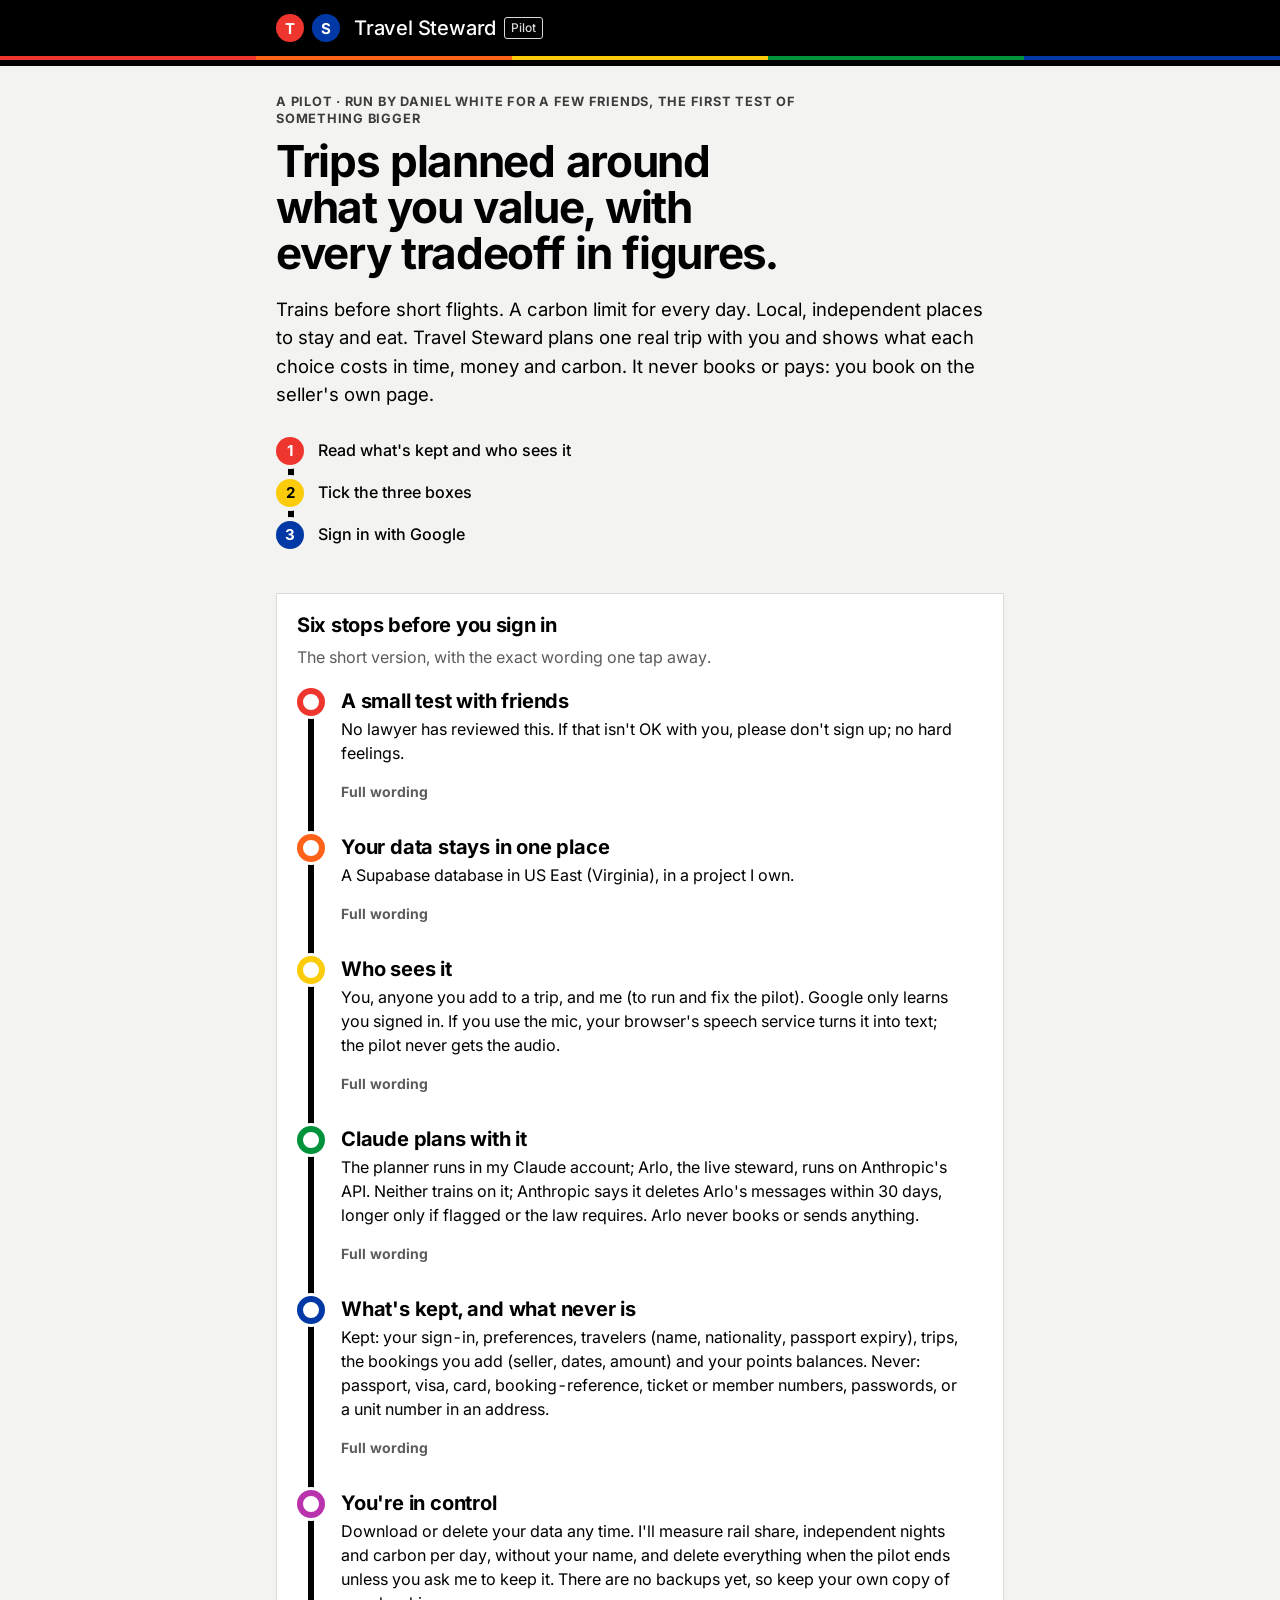
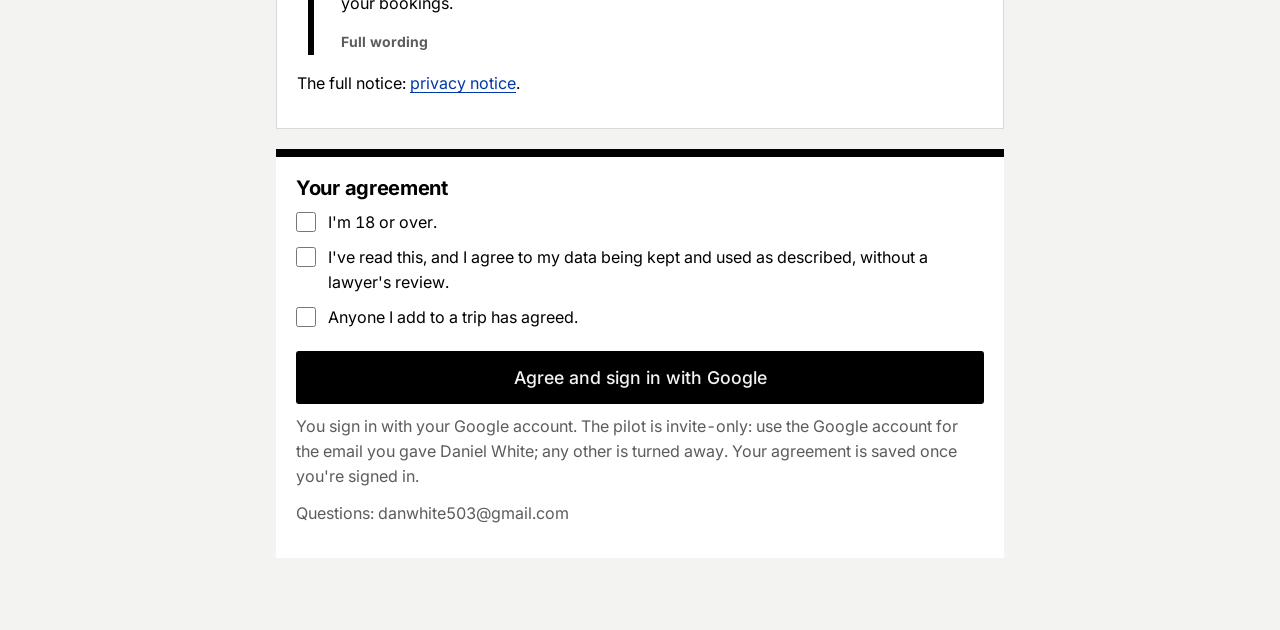
<file: index.html>
<!doctype html>
<html lang="en">
<head>
<meta charset="utf-8">
<meta name="viewport" content="width=device-width,initial-scale=1">
<meta http-equiv="Content-Security-Policy" content="default-src 'self'; script-src 'self'; style-src 'self'; connect-src 'self' https://*.supabase.co wss://*.supabase.co; img-src 'self' data: https://tile.openstreetmap.org; form-action 'none'; base-uri 'none'">
<meta name="referrer" content="no-referrer">
<title>Trip pilot</title>
<link rel="stylesheet" href="vendor/leaflet-1.9.4/leaflet.css">
<link rel="stylesheet" href="style.css?v=20261117c">
<script src="config.js"></script>
<script src="vendor/supabase-js-2.45.4/supabase.js"></script>
<script src="vendor/leaflet-1.9.4/leaflet.js"></script>
<script src="avatar.js?v=20261117c" defer></script>
<script src="team.js?v=20261117c" defer></script>
<script src="cities.js?v=20261117c" defer></script>
<script src="citylayers.js?v=20261117c" defer></script>
<script src="app.js?v=20261117c" defer></script>
</head>
<body>
<div id="draft-banner" class="banner" hidden>Draft: this notice hasn't been approved yet, so sign-up is off.</div>
<div id="config-banner" class="banner" hidden>Not set up yet: the database address and key are missing from config.js.</div>
<header class="sign">
  <div class="sign-inner">
    <div class="brand">
      <span class="bullet b-red" aria-hidden="true">T</span><span class="bullet b-blue" aria-hidden="true">S</span>
      <h1 data-cfg="PILOT_NAME">Trip pilot</h1>
      <span class="pilot-tag">Pilot</span>
    </div>
    <div class="who-wrap"><span id="who-badge" class="mini-badge" hidden></span><div id="who"></div><button type="button" id="head-signout" class="head-signout" hidden>Sign out</button></div>
  </div>
</header>
<main>

  <p id="flash" class="flash" role="status" aria-live="polite" hidden></p>

  <!-- Consent and sign-in (signed out) -->
  <section id="view-consent" hidden>
    <div class="hero">
    <p class="eyebrow">A pilot · run by <span data-cfg="OPERATOR_NAME"></span> for a few friends, the first test of something bigger</p>
    <h2>Trips planned around what you value, with every tradeoff in figures.</h2>
    <p class="lede">Trains before short flights. A carbon limit for every day. Local, independent places to stay and eat. <span data-cfg="PILOT_NAME"></span> plans one real trip with you and shows what each choice costs in time, money and carbon. It never books or pays: you book on the seller's own page.</p>
    <ol class="steps" aria-label="How to join">
      <li><span class="bullet b-red" aria-hidden="true">1</span>Read what's kept and who sees it</li>
      <li><span class="bullet b-yellow" aria-hidden="true">2</span>Tick the three boxes</li>
      <li><span class="bullet b-blue" aria-hidden="true">3</span>Sign in with Google</li>
    </ol>
    </div>
    <div class="panel terms">
    <h3>Six stops before you sign in</h3>
    <p class="muted">The short version, with the exact wording one tap away.</p>
    <ol class="stops" aria-label="What you're agreeing to">
      <li class="stop s-red"><span class="stop-dot" aria-hidden="true"></span><div class="stop-body"><h4>A small test with friends</h4><p>No lawyer has reviewed this. If that isn't OK with you, please don't sign up; no hard feelings.</p><details><summary>Full wording</summary><p><strong>No lawyer has reviewed this.</strong> I'm running the pilot without legal review, only with people I know. If that isn't OK with you, please don't sign up; there's no hard feeling.</p></details></div></li>
      <li class="stop s-orange"><span class="stop-dot" aria-hidden="true"></span><div class="stop-body"><h4>Your data stays in one place</h4><p>A Supabase database in US East (Virginia), in a project I own.</p><details><summary>Full wording</summary><p><strong>Where your data sits.</strong> In a database run by Supabase, a US company, in its US East (Northern Virginia) data center, in a project I own. It is not run by Anthropic.</p></details></div></li>
      <li class="stop s-yellow"><span class="stop-dot" aria-hidden="true"></span><div class="stop-body"><h4>Who sees it</h4><p>You, anyone you add to a trip, and me (to run and fix the pilot). Google only learns you signed in. If you use the mic, your browser's speech service turns it into text; the pilot never gets the audio.</p><details><summary>Full wording</summary><p>You see your own data. Other pilot travelers can't see yours unless you add them to a trip; then they see that trip.</p><p><strong>Google</strong> handles sign-in, so it learns that you signed in to the pilot. It sees nothing you enter on the site.</p><p><strong>I can see everything you enter,</strong> as the owner of the database. I'll look only to run the pilot and fix problems.</p><p><strong>Other people.</strong> If you add someone traveling with you, you confirm they're OK with it.</p><p><strong>Speaking instead of typing.</strong> If you tap the mic, your browser's own speech service turns your voice into text: Google's in Chrome, Apple's in Safari (or your device itself, if it's set to). The pilot gets only the text, which you see before you send it; it never receives or keeps the audio. If you'd rather not, type, or use your phone keyboard's own mic.</p></details></div></li>
      <li class="stop s-green"><span class="stop-dot" aria-hidden="true"></span><div class="stop-body"><h4>Claude plans with it</h4><p>The planner runs in my Claude account; Arlo, the live steward, runs on Anthropic's API. Neither trains on it; Anthropic says it deletes Arlo's messages within 30 days, longer only if flagged or the law requires. Arlo never books or sends anything.</p><details><summary>Full wording</summary><p><strong>Planning runs in my own Claude account (Anthropic).</strong> When you share a trip with the planner, that trip, your travel preferences, and each of your travelers' first name, nationality and passport expiry date go into my Claude chats, and Claude may read it through my account to plan, check and fix the pilot. Anthropic's handling of it follows my account's terms and settings. My Claude account is <span data-cfg="CLAUDE_PLAN">[plan]</span>. Chats <span data-cfg="CHATS_TRAINING">[are / aren't]</span> used to train Anthropic's models.</p><p><strong>Arlo, the live steward, runs on Anthropic's API.</strong> When you or someone on your trip writes to Arlo, that message, the trip's recent messages, its title, dates, brief and plan summary go to Anthropic's API through my server; when the trip's owner writes, also the owner's preferences and the first names and nationalities of the travelers going. Arlo works on a trip only when you and the owner have agreed to this version. Anthropic says it deletes these within 30 days (longer if its safety systems flag them, up to 2 years, or the law requires) and doesn't train on them without permission. Arlo can't book or send anything, and what he says about places, prices or times is a suggestion until checked.</p></details></div></li>
      <li class="stop s-blue"><span class="stop-dot" aria-hidden="true"></span><div class="stop-body"><h4>What's kept, and what never is</h4><p>Kept: your sign-in, preferences, travelers (name, nationality, passport expiry), trips, the bookings you add (seller, dates, amount) and your points balances. Never: passport, visa, card, booking-reference, ticket or member numbers, passwords, or a unit number in an address.</p><details><summary>Full wording</summary><p><strong>What it keeps:</strong> your Google account's email and account ID, and the name and profile-picture link Google sends when you sign in; a display name and home city; your travel preferences; the people you add as travelers (first and last name, nationality, passport expiry date only); your trips and what the planner writes for them; questions the team passes to the planning team (seen by everyone on the trip); the bookings you add to a trip (what it is, the seller, dates, amount, whether it's paid; seen by people on the trip); your points balances by programme name (only you see them; neither Arlo nor the planner gets bookings or points); when you shared a trip with the planner; and this agreement.</p><p><strong>What it never keeps:</strong> passport, visa, Known Traveler or redress numbers; booking references, ticket and seat numbers; airline, rail and hotel member numbers; card or bank numbers; passwords or codes; a street address with an apartment or unit number. Please don't type them anywhere on the site. It tries to refuse them automatically, but that check can miss one. Please also keep health details out of notes.</p></details></div></li>
      <li class="stop s-purple"><span class="stop-dot" aria-hidden="true"></span><div class="stop-body"><h4>You're in control</h4><p>Download or delete your data any time. I'll measure rail share, independent nights and carbon per day, without your name, and delete everything when the pilot ends unless you ask me to keep it. There are no backups yet, so keep your own copy of your bookings.</p><details><summary>Full wording</summary><p><strong>You're in control.</strong> Download your data (your sign-in record included), or delete it, at any time from the site. To close your sign-in account too, ask me. You can stop at any time.</p><p><strong>Backups.</strong> The pilot is on Supabase's free plan, so there are no backups: a fault could lose data, and the site goes offline after about a week of little use until I restart it. If I move to a paid plan, Supabase keeps daily backups for 7 days, so something you delete could then stay in a backup for up to 7 days; I'll update this notice first. Keep your own copy of anything you need, especially your bookings.</p><p><strong>What I'll measure:</strong> from your trip, the share of travel by rail, nights in independent places and carbon per person per day; and I'll ask you at the end whether you'd take the trip. I'll keep these figures, without your name, in my planning notes in Claude. Apart from Supabase, Google's sign-in and the planner as above, I won't share your data with anyone.</p><p><strong>When it ends.</strong> At the end of the pilot I'll delete your data unless you ask me to keep it. Either way, I'll delete the Claude chats that hold the trips you shared.</p></details></div></li>
    </ol>
    <p>The full notice: <a id="notice-link" href="notice.html">privacy notice</a>.</p>
    </div>
    <form id="consent-form" class="panel agree" novalidate>
      <h3>Your agreement</h3>
      <label class="check"><input type="checkbox" name="adult" required> I'm 18 or over.</label>
      <label class="check"><input type="checkbox" name="agree" required> I've read this, and I agree to my data being kept and used as described, without a lawyer's review.</label>
      <label class="check"><input type="checkbox" name="others" required> Anyone I add to a trip has agreed.</label>
      <button type="submit" id="consent-submit">Agree and sign in with Google</button>
      <p class="muted" id="signin-note">You sign in with your Google account. The pilot is invite-only: use the Google account for the email you gave <span data-cfg="OPERATOR_NAME"></span>; any other is turned away. Your agreement is saved once you're signed in.</p>
      <p class="muted">Questions: <span data-cfg="CONTACT"></span></p>
    </form>
    <div id="nc-data" hidden>
      <h3>Your data</h3>
      <p class="muted">You can download or delete your data without agreeing.</p>
      <div class="row">
        <button type="button" id="nc-export" class="secondary">Download my data</button>
        <button type="button" id="nc-delete" class="danger">Delete all my data…</button>
        <button type="button" id="nc-signout" class="secondary">Sign out</button>
      </div>
    </div>
  </section>

  <!-- Signed in -->
  <section id="view-app" hidden>
    <nav class="tabs" role="tablist">
      <button role="tab" data-tab="trips" aria-selected="true">Trips</button>
      <button role="tab" data-tab="team">Team</button>
      <button role="tab" data-tab="profile">You</button>
      <button role="tab" data-tab="travellers">Travelers</button>
      <button role="tab" data-tab="prefs">Preferences</button>
      <button role="tab" data-tab="data">Your data</button>
    </nav>

    <div data-panel="trips">
      <div id="trip-list-wrap">
        <h2>Your trips</h2>
        <ul id="trip-list" class="list trips"></ul>
        <form id="trip-start" class="panel talk start" hidden>
          <div class="start-head"><span class="avatar-slot" id="start-avatar" aria-hidden="true"></span><div><h3>Start a trip with Arlo</h3>
          <p class="muted small">Pick a way in, or just tell him. He sets up the trip, then asks one thing at a time.</p></div></div>
          <div class="doors" role="group" aria-label="How would you like to start?">
            <button type="button" class="door" data-door="mind"><span class="door-dot s-red" aria-hidden="true"></span><span><strong>I have a trip in mind</strong><span class="door-sub">Tell Arlo where, when and who</span></span></button>
            <button type="button" class="door" data-door="explore"><span class="door-dot s-green" aria-hidden="true"></span><span><strong>Help me find somewhere</strong><span class="door-sub" id="door-explore-sub">Ideas by season, budget and feel</span></span></button>
          </div>
          <button type="button" class="linkish door-event" data-door="event">Planning around an event?</button>
          <p class="or-line"><span>or just tell him</span></p>
          <label class="sr-only" for="start-text">Tell Arlo about your trip</label>
          <textarea id="start-text" name="text" rows="3" maxlength="1000" placeholder="London to Paris in March, about a week, two of us"></textarea>
          <div class="start-tools"><button type="button" class="mic" data-for="start-text" aria-label="Speak instead of typing" aria-pressed="false" hidden><svg viewBox="0 0 24 24" aria-hidden="true"><rect x="9" y="3" width="6" height="11" rx="3"/><path d="M5 11a7 7 0 0 0 14 0M12 18v3M8 21h8" fill="none" stroke="currentColor" stroke-width="2" stroke-linecap="round"/></svg></button><span class="muted small mic-hint" id="start-mic-hint"></span></div>
          <button type="submit" id="start-send">Start with Arlo</button>
          <p class="muted small" id="start-note" aria-live="polite"></p>
        </form>
        <form id="trip-new" class="stack panel">
          <h3>New trip</h3>
          <label class="field">Title <input name="title" maxlength="120" required></label>
          <div class="row">
            <label class="field">From <input type="date" name="date_from"></label>
            <label class="field">To <input type="date" name="date_to"></label>
          </div>
          <button type="submit">Add trip</button>
        </form>
      </div>
      <div id="trip-detail" hidden>
        <button type="button" class="link" id="trip-back">← All trips</button>
        <div id="trip-ticket" class="ticket">
          <div class="ticket-top"><h2 id="trip-title"></h2><button type="button" class="link" id="trip-edit-btn">Edit trip</button></div>
          <div id="trip-stations" class="stations"></div>
          <div id="trip-dates" class="route"></div>
        </div>
        <form id="trip-edit" class="panel stack" hidden>
          <label class="field">Title <input name="title" maxlength="120" required></label>
          <div class="row">
            <label class="field">From <input type="date" name="date_from"></label>
            <label class="field">To <input type="date" name="date_to"></label>
          </div>
          <div class="row"><button type="submit">Save trip</button><button type="button" class="secondary" id="trip-edit-cancel">Cancel</button></div>
        </form>
        <section id="plan-stale" class="docs-warn" hidden aria-label="Plan out of date"></section>
        <section id="trip-docs" class="docs-warn" hidden aria-label="Travel documents"></section>
        <section id="talk" class="panel talk" aria-label="Talk to your steward">
          <h3>Talk to Arlo, your steward</h3>
          <p class="muted small" id="talk-intro">Tell Arlo about the trip in your own words. He asks one thing at a time and fills in the trip brief as you go. Places, prices and times he mentions are suggestions until the team checks them.</p>
          <ol id="thread" class="thread" aria-live="polite"></ol>
          <div class="tiles" id="explore-tiles" hidden></div>
          <form id="talk-form" class="talk-form">
            <label class="sr-only" for="talk-text">Message Arlo</label>
            <input id="talk-text" name="text" maxlength="1000" autocomplete="off" placeholder="Ask or tell Arlo…" enterkeyhint="send">
            <button type="button" class="mic" data-for="talk-text" aria-label="Speak instead of typing" aria-pressed="false" hidden><svg viewBox="0 0 24 24" aria-hidden="true"><rect x="9" y="3" width="6" height="11" rx="3"/><path d="M5 11a7 7 0 0 0 14 0M12 18v3M8 21h8" fill="none" stroke="currentColor" stroke-width="2" stroke-linecap="round"/></svg></button><button type="submit">Send</button>
          </form>
          <p class="muted small" id="talk-note" aria-live="polite"></p>
        </section>
        <section id="work" class="work" aria-label="Your team on this trip"></section>
        <section id="packing" class="panel packing" hidden aria-label="Packing list">
          <h3>Packing <span class="muted small">· Tove</span></h3>
          <p class="muted small">Ideas from Tove, generic items only, not checked against a forecast. Tick what's packed; add your own.</p>
          <ul id="pack-list" class="pack-list"></ul>
          <form id="pack-add" class="pack-add" autocomplete="off">
            <input name="item" maxlength="60" placeholder="Add an item" aria-label="Add an item to the packing list" required>
            <button type="submit" class="chip">Add</button>
          </form>
        </section>
        <section id="plan" class="plan" hidden aria-label="Your plan"></section>
        <section id="itinerary" class="itinerary" hidden aria-label="Itinerary"></section>
        <details id="brief-wrap" class="panel brief-wrap" open>
        <summary><h3>Trip brief</h3></summary>
        <form id="brief" class="brief stack">
          <p class="muted small">What the planner needs to start. Fill in what you know and leave the rest.</p>
          <div class="row">
            <label class="field">Leaving from <input name="from" maxlength="80" autocomplete="off" list="city-list"></label>
            <label class="field">Main country <select name="country"><option value="">Choose a country</option></select></label>
          </div>
          <fieldset class="also" id="brief-also">
            <legend class="muted small">Also visiting</legend>
            <div id="brief-also-list" class="also-list"></div>
            <button type="button" class="link" id="brief-also-add">+ Add a country</button>
          </fieldset>
          <div class="field">
            <label for="place-add">Add a place: start typing a city, or type any place</label>
            <div class="row place-add"><input id="place-add" list="city-list" maxlength="80" autocomplete="off" enterkeyhint="done"><button type="button" class="secondary" id="place-add-btn">Add</button></div>
            <datalist id="city-list"></datalist>
          </div>
          <label class="field">Where to: one place per line, in order if you know it <textarea name="places" rows="3" maxlength="600"></textarea></label>
          <p class="muted small" id="place-add-note" aria-live="polite"></p>
          <fieldset class="choice" id="brief-shape">
            <legend>Kind of trip</legend>
            <label><input type="radio" name="shape" value="round"> Round trip: one place, then home</label>
            <label><input type="radio" name="shape" value="multi"> Multi-city: several places</label>
            <label><input type="radio" name="shape" value="oneway"> One way: no return</label>
            <label><input type="radio" name="shape" value="open"> Open-ended: not sure where or how long yet</label>
            <p class="muted small" id="shape-note" aria-live="polite"></p>
          </fieldset>
          <fieldset class="choice" id="brief-dates">
            <legend>Dates</legend>
            <label><input type="radio" name="date_mode" value="fixed"> Fixed, as above</label>
            <label><input type="radio" name="date_mode" value="flexible"> Flexible by a few days</label>
            <label><input type="radio" name="date_mode" value="event"> Built around an event</label>
            <label><input type="radio" name="date_mode" value="open"> Not set yet</label>
          </fieldset>
          <div class="row" id="brief-event" hidden>
            <label class="field">The event <input name="event_name" maxlength="120"></label>
            <label class="field">Its date <input type="date" name="event_date"></label>
          </div>
          <div class="row" id="brief-flex" hidden>
            <label class="field"><span id="flex-label">Days either way</span> <input type="number" name="flex_days" min="1" max="30"></label>
          </div>
          <fieldset class="choice" id="brief-who"><legend>Who's going</legend></fieldset>
          <p class="muted small" id="brief-who-note">Tick "part of the trip" for anyone joining or leaving partway, with their dates.</p>
          <fieldset class="choice" id="brief-purpose">
            <legend>Purpose</legend>
            <label><input type="radio" name="purpose" value="leisure"> Time off</label>
            <label><input type="radio" name="purpose" value="work"> Work</label>
            <label><input type="radio" name="purpose" value="mix"> A mix</label>
          </fieldset>
          <label class="field">Must-dos <textarea name="must" rows="2" maxlength="1000"></textarea></label>
          <label class="field">Things to avoid <textarea name="avoid" rows="2" maxlength="1000"></textarea></label>
          <button type="submit">Save brief</button>
        </form>
        </details>
        <h3>Notes</h3>
        <ul id="item-list" class="list"></ul>
        <form id="item-new" class="stack panel">
          <label class="field">Add a note for the planner <textarea name="text" rows="3" maxlength="2000" required></textarea></label>
          <button type="submit">Add note</button>
        </form>
        <h3>Send to the planner</h3>
        <p class="muted">Sending shares this trip with the planner, who reads it here: the trip, your preferences and your travelers (first name, nationality and passport expiry only). Nothing to download or email. You'll see the team at work above, and each time the planner reads the trip is logged below. Stop sharing at any time.</p>
        <p id="share-state"></p>
        <div class="row">
          <button type="button" id="share-on">Send to the planner</button>
          <button type="button" id="share-off" class="secondary" hidden>Stop sharing</button>
        </div>
        <h4>Planner log</h4>
        <ul id="read-log" class="list small"></ul>
        <h3>Delete this trip</h3>
        <button type="button" id="trip-delete" class="danger">Delete trip…</button>
      </div>
    </div>

    <div data-panel="team" hidden>
      <h2>Your planning team</h2>
      <p class="muted">Arlo, your Steward, runs each trip and briefs a specialist for each part of it. Each one checks the others' work, and the inspector checks the whole plan before it reaches you. Nobody here books or pays: you do that on the seller's own page.</p>
      <ul id="team-list" class="team"></ul>
    </div>

    <div data-panel="profile" hidden>
      <h2>You</h2>
      <div class="badge-wrap panel">
        <div id="badge" class="badge"></div>
        <div class="badge-controls">
          <h3>Your traveler badge</h3>
          <fieldset class="choice" id="badge-figure">
            <legend>Figure</legend>
            <label><input type="radio" name="figure" value="woman"> Woman</label>
            <label><input type="radio" name="figure" value="man"> Man</label>
            <label><input type="radio" name="figure" value="none"> No figure, just the scene</label>
          </fieldset>
          <fieldset class="choice swatches" id="badge-skin">
            <legend>Skin tone</legend>
            <label><input type="radio" name="skin" value="0"><span class="sw sk0"></span><span class="sr">Tone 1</span></label>
            <label><input type="radio" name="skin" value="1"><span class="sw sk1"></span><span class="sr">Tone 2</span></label>
            <label><input type="radio" name="skin" value="2"><span class="sw sk2"></span><span class="sr">Tone 3</span></label>
            <label><input type="radio" name="skin" value="3"><span class="sw sk3"></span><span class="sr">Tone 4</span></label>
            <label><input type="radio" name="skin" value="4"><span class="sw sk4"></span><span class="sr">Tone 5</span></label>
          </fieldset>
          <label class="field">Scene
            <select id="badge-theme">
              <option value="season">Match the season</option>
              <option value="safari">Safari</option>
              <option value="island">Island</option>
              <option value="ski">Ski trip</option>
              <option value="europe">European city</option>
              <option value="hiking">Hiking</option>
            </select>
          </label>
          <p class="muted small">Saved in this browser only. The pilot doesn't keep it.</p>
        </div>
      </div>
      <div class="panel ready">
        <h3>Ready to plan</h3>
        <ul id="essentials" class="essentials" aria-label="The essentials the planner needs"></ul>
        <p id="essentials-note"></p>
        <h4>Extras for your badge</h4>
        <ul id="extras" class="list extras"></ul>
      </div>
      <form id="profile-form" class="stack panel">
        <label class="field">Display name <input name="display_name" maxlength="80" required></label>
        <label class="field">Home city (a city, not a street address) <input name="home_city" maxlength="80"></label>
        <button type="submit">Save</button>
      </form>
    </div>

    <div data-panel="travellers" hidden>
      <h2>Travelers</h2>
      <p class="muted">The people you travel with, you included. Only a passport's expiry date is kept, never its number.</p>
      <ul id="traveller-list" class="list"></ul>
      <form id="traveller-new" class="stack panel">
        <h3>Add a traveler</h3>
        <div class="row">
          <label class="field">First name <input name="first_name" maxlength="60" required></label>
          <label class="field">Last name <input name="last_name" maxlength="60"></label>
        </div>
        <div class="row">
          <label class="field">Nationality (2 letters, e.g. US) <input name="nationality" maxlength="2" pattern="[A-Za-z]{2}"></label>
          <label class="field">Passport expires <input type="date" name="passport_expires"></label>
        </div>
        <button type="submit">Add</button>
      </form>
    </div>

    <div data-panel="prefs" hidden>
      <h2>Preferences</h2>
      <p class="muted">One line per preference. Saved per section.</p>
      <div id="prefs-wrap"></div>
    </div>

    <div data-panel="data" hidden>
      <h2>Your data</h2>
      <p>Download everything of yours as a file, or delete it all. <a href="notice.html">Privacy notice</a>.</p>
      <div class="row">
        <button type="button" id="export-btn">Download my data</button>
        <button type="button" id="delete-btn" class="danger">Delete all my data…</button>
      </div>
      <p class="muted">Deleting removes your trips, what you wrote on other people's trips, your shares, travelers, preferences, agreement and profile. To close your sign-in account too, ask <span data-cfg="OPERATOR_NAME"></span> (<span data-cfg="CONTACT"></span>).</p>
      <button type="button" id="signout-btn" class="secondary">Sign out</button>
    </div>
  </section>

  <!-- In-page confirm -->
  <div id="confirm" class="confirm" role="dialog" aria-modal="true" aria-labelledby="confirm-text" hidden>
    <div class="confirm-box">
      <p id="confirm-text"></p>
      <div class="lever" id="confirm-lever-wrap" hidden>
        <label for="confirm-lever" id="confirm-lever-label">Pull the lever all the way to delete. Let go early and it springs back.</label>
        <div class="lever-track"><span class="lever-fill" id="confirm-lever-fill"></span><span class="lever-end" aria-hidden="true">Delete</span>
          <input type="range" id="confirm-lever" min="0" max="100" step="5" value="0" aria-valuetext="Not pulled"></div>
      </div>
      <div class="row">
        <button type="button" id="confirm-yes" class="danger">Delete</button>
        <button type="button" id="confirm-no" class="secondary">Cancel</button>
      </div>
    </div>
  </div>
</main>
</body>
</html>
</file>
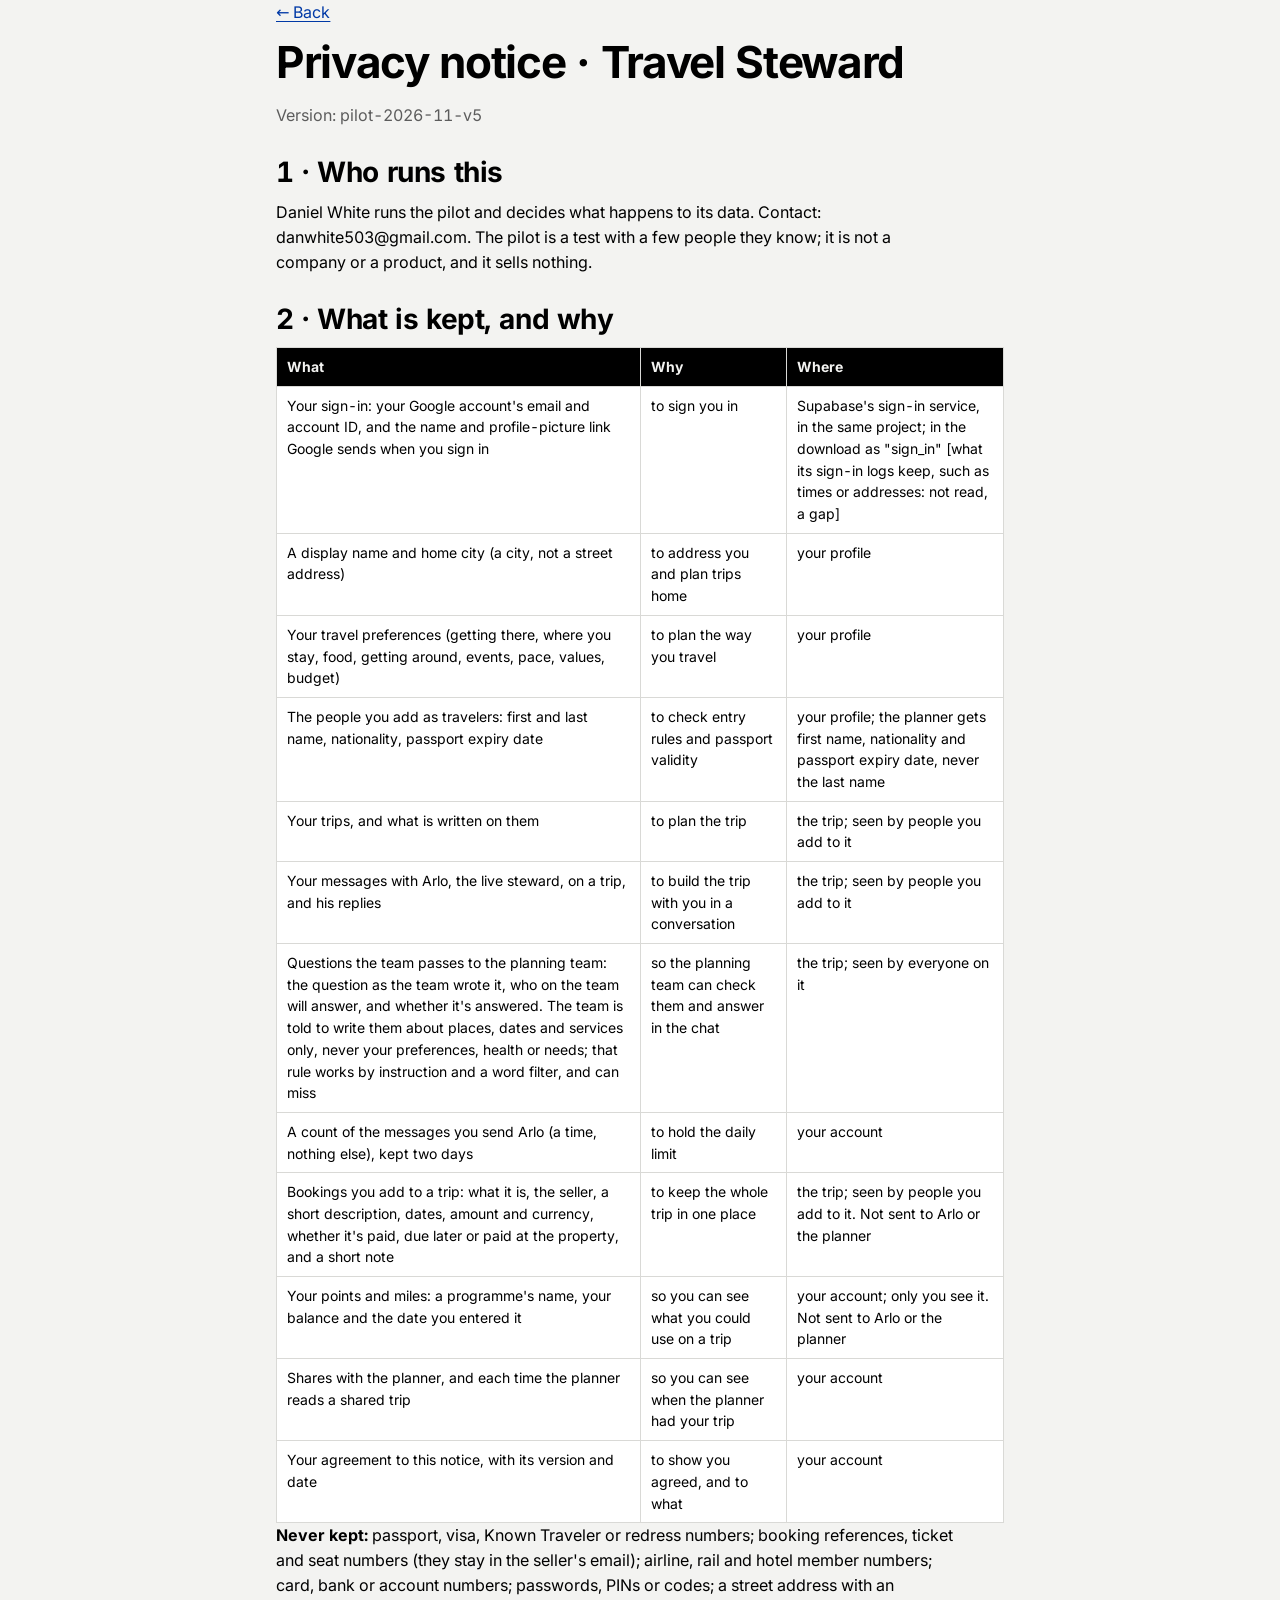
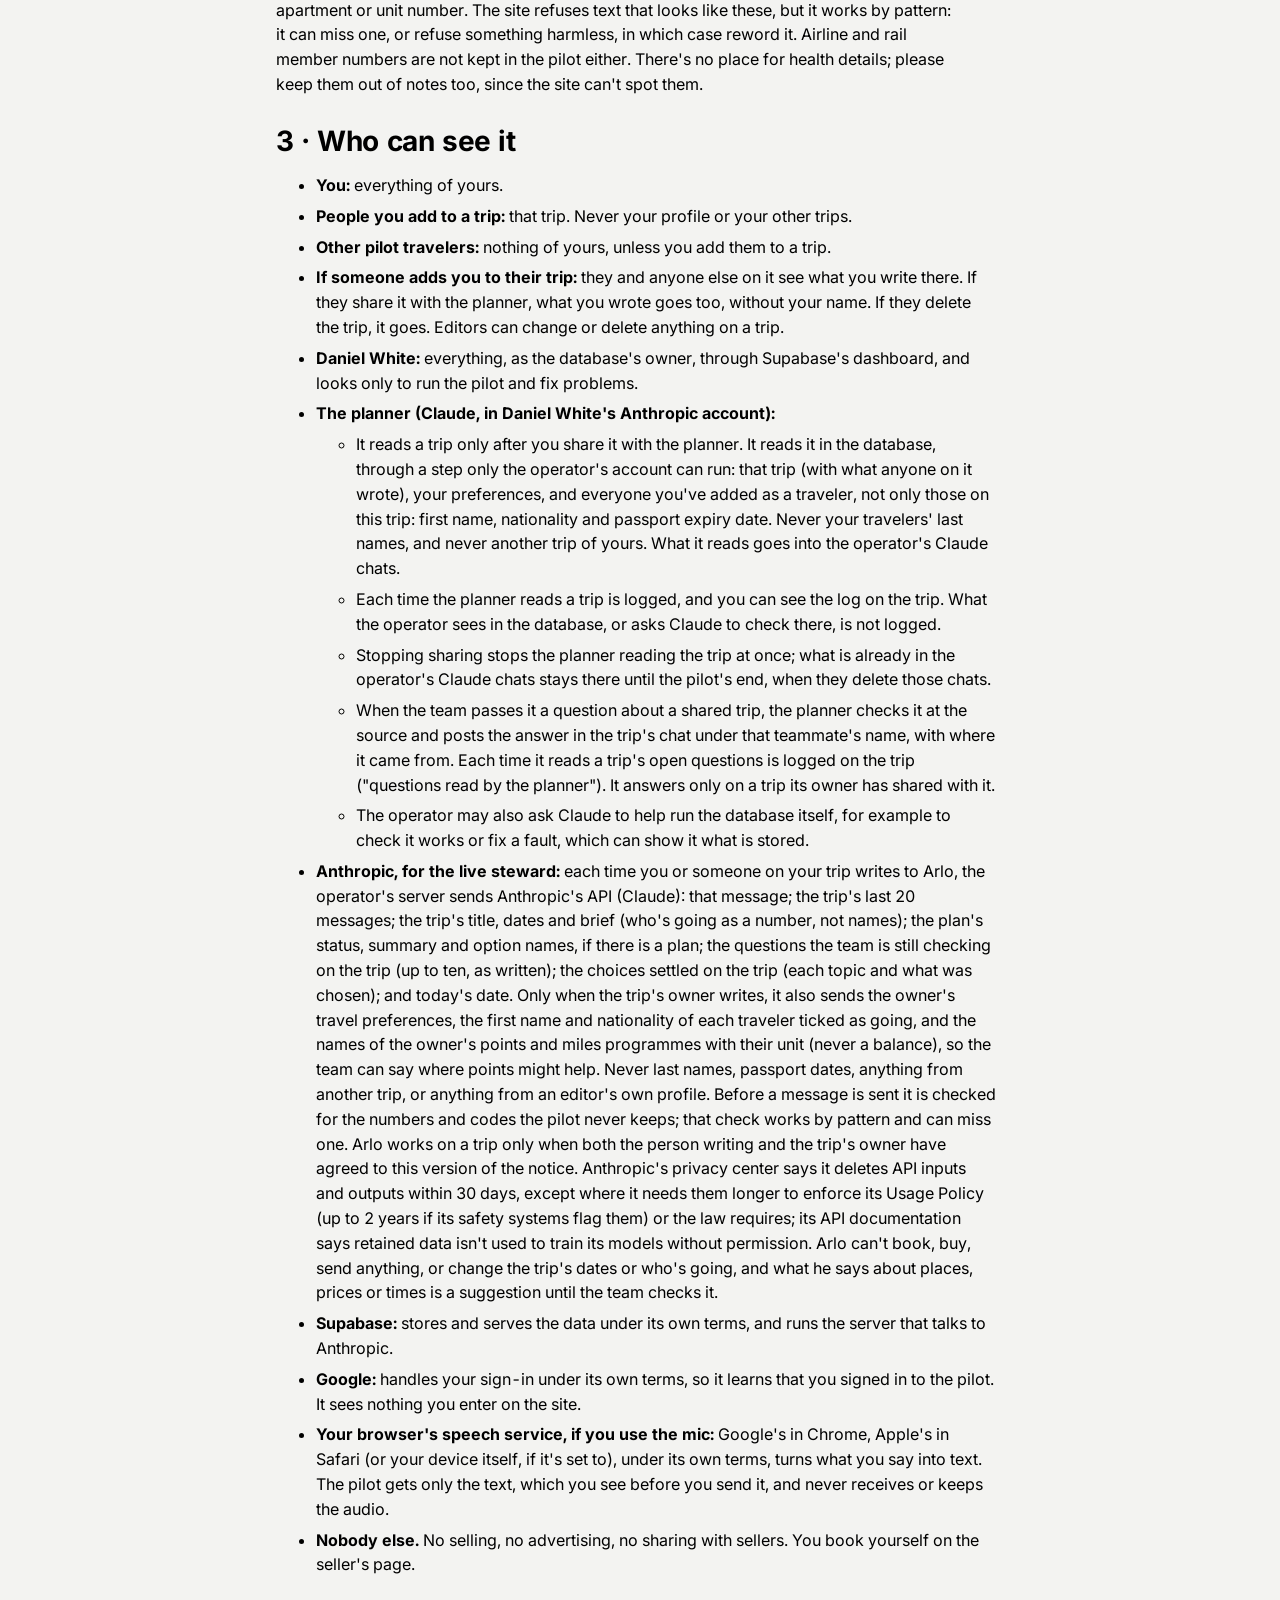
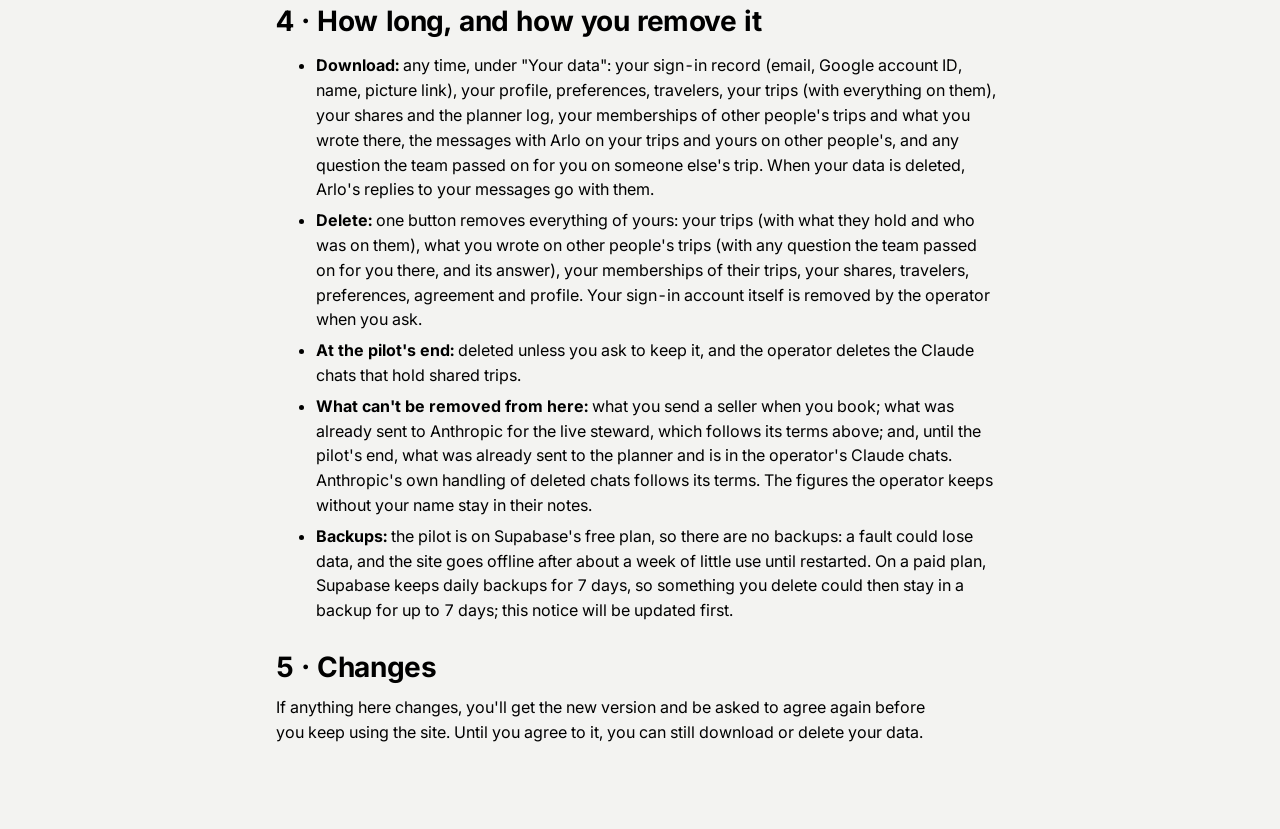
<file: notice.html>
<!doctype html>
<html lang="en">
<head>
<meta charset="utf-8">
<meta name="viewport" content="width=device-width,initial-scale=1">
<meta http-equiv="Content-Security-Policy" content="default-src 'self'; script-src 'self'; style-src 'self'; base-uri 'none'; form-action 'none'">
<title>Privacy notice</title>
<link rel="stylesheet" href="style.css">
<script src="config.js"></script>
<script src="notice.js" defer></script>
</head>
<body>
<div id="draft-banner" class="banner" hidden>Draft: this notice hasn't been approved yet.</div>
<main class="notice">
<p><a href="index.html">← Back</a></p>
<h1>Privacy notice · <span data-cfg="PILOT_NAME">Trip pilot</span></h1>
<p class="muted">Version: <span id="ver"></span></p>

<h2>1 · Who runs this</h2>
<p><span data-cfg="OPERATOR_NAME">The operator</span> runs the pilot and decides what happens to its data. Contact: <span data-cfg="CONTACT"></span>. The pilot is a test with a few people they know; it is not a company or a product, and it sells nothing.</p>

<h2>2 · What is kept, and why</h2>
<div class="scroll"><table>
<tr><th>What</th><th>Why</th><th>Where</th></tr>
<tr><td>Your sign-in: your Google account's email and account ID, and the name and profile-picture link Google sends when you sign in</td><td>to sign you in</td><td>Supabase's sign-in service, in the same project; in the download as "sign_in" [what its sign-in logs keep, such as times or addresses: not read, a gap]</td></tr>
<tr><td>A display name and home city (a city, not a street address)</td><td>to address you and plan trips home</td><td>your profile</td></tr>
<tr><td>Your travel preferences (getting there, where you stay, food, getting around, events, pace, values, budget)</td><td>to plan the way you travel</td><td>your profile</td></tr>
<tr><td>The people you add as travelers: first and last name, nationality, passport expiry date</td><td>to check entry rules and passport validity</td><td>your profile; the planner gets first name, nationality and passport expiry date, never the last name</td></tr>
<tr><td>Your trips, and what is written on them</td><td>to plan the trip</td><td>the trip; seen by people you add to it</td></tr>
<tr><td>Your messages with Arlo, the live steward, on a trip, and his replies</td><td>to build the trip with you in a conversation</td><td>the trip; seen by people you add to it</td></tr>
<tr><td>Questions the team passes to the planning team: the question as the team wrote it, who on the team will answer, and whether it's answered. The team is told to write them about places, dates and services only, never your preferences, health or needs; that rule works by instruction and a word filter, and can miss</td><td>so the planning team can check them and answer in the chat</td><td>the trip; seen by everyone on it</td></tr>
<tr><td>A count of the messages you send Arlo (a time, nothing else), kept two days</td><td>to hold the daily limit</td><td>your account</td></tr>
<tr><td>Bookings you add to a trip: what it is, the seller, a short description, dates, amount and currency, whether it's paid, due later or paid at the property, and a short note</td><td>to keep the whole trip in one place</td><td>the trip; seen by people you add to it. Not sent to Arlo or the planner</td></tr>
<tr><td>Your points and miles: a programme's name, your balance and the date you entered it</td><td>so you can see what you could use on a trip</td><td>your account; only you see it. Not sent to Arlo or the planner</td></tr>
<tr><td>Shares with the planner, and each time the planner reads a shared trip</td><td>so you can see when the planner had your trip</td><td>your account</td></tr>
<tr><td>Your agreement to this notice, with its version and date</td><td>to show you agreed, and to what</td><td>your account</td></tr>
</table></div>
<p><strong>Never kept:</strong> passport, visa, Known Traveler or redress numbers; booking references, ticket and seat numbers (they stay in the seller's email); airline, rail and hotel member numbers; card, bank or account numbers; passwords, PINs or codes; a street address with an apartment or unit number. The site refuses text that looks like these, but it works by pattern: it can miss one, or refuse something harmless, in which case reword it. Airline and rail member numbers are not kept in the pilot either. There's no place for health details; please keep them out of notes too, since the site can't spot them.</p>

<h2>3 · Who can see it</h2>
<ul>
<li><strong>You:</strong> everything of yours.</li>
<li><strong>People you add to a trip:</strong> that trip. Never your profile or your other trips.</li>
<li><strong>Other pilot travelers:</strong> nothing of yours, unless you add them to a trip.</li>
<li><strong>If someone adds you to their trip:</strong> they and anyone else on it see what you write there. If they share it with the planner, what you wrote goes too, without your name. If they delete the trip, it goes. Editors can change or delete anything on a trip.</li>
<li><strong><span data-cfg="OPERATOR_NAME">The operator</span>:</strong> everything, as the database's owner, through Supabase's dashboard, and looks only to run the pilot and fix problems.</li>
<li><strong>The planner (Claude, in <span data-cfg="OPERATOR_NAME">the operator</span>'s Anthropic account):</strong>
<ul>
<li>It reads a trip only after you share it with the planner. It reads it in the database, through a step only the operator's account can run: that trip (with what anyone on it wrote), your preferences, and everyone you've added as a traveler, not only those on this trip: first name, nationality and passport expiry date. Never your travelers' last names, and never another trip of yours. What it reads goes into the operator's Claude chats.</li>
<li>Each time the planner reads a trip is logged, and you can see the log on the trip. What the operator sees in the database, or asks Claude to check there, is not logged.</li>
<li>Stopping sharing stops the planner reading the trip at once; what is already in the operator's Claude chats stays there until the pilot's end, when they delete those chats.</li>
<li>When the team passes it a question about a shared trip, the planner checks it at the source and posts the answer in the trip's chat under that teammate's name, with where it came from. Each time it reads a trip's open questions is logged on the trip ("questions read by the planner"). It answers only on a trip its owner has shared with it.</li>
<li>The operator may also ask Claude to help run the database itself, for example to check it works or fix a fault, which can show it what is stored.</li>
</ul></li>
<li><strong>Anthropic, for the live steward:</strong> each time you or someone on your trip writes to Arlo, the operator's server sends Anthropic's API (Claude): that message; the trip's last 20 messages; the trip's title, dates and brief (who's going as a number, not names); the plan's status, summary and option names, if there is a plan; the questions the team is still checking on the trip (up to ten, as written); the choices settled on the trip (each topic and what was chosen); and today's date. Only when the trip's owner writes, it also sends the owner's travel preferences, the first name and nationality of each traveler ticked as going, and the names of the owner's points and miles programmes with their unit (never a balance), so the team can say where points might help. Never last names, passport dates, anything from another trip, or anything from an editor's own profile. Before a message is sent it is checked for the numbers and codes the pilot never keeps; that check works by pattern and can miss one. Arlo works on a trip only when both the person writing and the trip's owner have agreed to this version of the notice. Anthropic's privacy center says it deletes API inputs and outputs within 30 days, except where it needs them longer to enforce its Usage Policy (up to 2 years if its safety systems flag them) or the law requires; its API documentation says retained data isn't used to train its models without permission. Arlo can't book, buy, send anything, or change the trip's dates or who's going, and what he says about places, prices or times is a suggestion until the team checks it.</li>
<li><strong>Supabase:</strong> stores and serves the data under its own terms, and runs the server that talks to Anthropic.</li>
<li><strong>Google:</strong> handles your sign-in under its own terms, so it learns that you signed in to the pilot. It sees nothing you enter on the site.</li>
<li><strong>Your browser's speech service, if you use the mic:</strong> Google's in Chrome, Apple's in Safari (or your device itself, if it's set to), under its own terms, turns what you say into text. The pilot gets only the text, which you see before you send it, and never receives or keeps the audio.</li>
<li><strong>Nobody else.</strong> No selling, no advertising, no sharing with sellers. You book yourself on the seller's page.</li>
</ul>

<h2>4 · How long, and how you remove it</h2>
<ul>
<li><strong>Download:</strong> any time, under "Your data": your sign-in record (email, Google account ID, name, picture link), your profile, preferences, travelers, your trips (with everything on them), your shares and the planner log, your memberships of other people's trips and what you wrote there, the messages with Arlo on your trips and yours on other people's, and any question the team passed on for you on someone else's trip. When your data is deleted, Arlo's replies to your messages go with them.</li>
<li><strong>Delete:</strong> one button removes everything of yours: your trips (with what they hold and who was on them), what you wrote on other people's trips (with any question the team passed on for you there, and its answer), your memberships of their trips, your shares, travelers, preferences, agreement and profile. Your sign-in account itself is removed by the operator when you ask.</li>
<li><strong>At the pilot's end:</strong> deleted unless you ask to keep it, and the operator deletes the Claude chats that hold shared trips.</li>
<li><strong>What can't be removed from here:</strong> what you send a seller when you book; what was already sent to Anthropic for the live steward, which follows its terms above; and, until the pilot's end, what was already sent to the planner and is in the operator's Claude chats. Anthropic's own handling of deleted chats follows its terms. The figures the operator keeps without your name stay in their notes.</li>
<li><strong>Backups:</strong> the pilot is on Supabase's free plan, so there are no backups: a fault could lose data, and the site goes offline after about a week of little use until restarted. On a paid plan, Supabase keeps daily backups for 7 days, so something you delete could then stay in a backup for up to 7 days; this notice will be updated first.</li>
</ul>

<h2>5 · Changes</h2>
<p>If anything here changes, you'll get the new version and be asked to agree again before you keep using the site. Until you agree to it, you can still download or delete your data.</p>
</main>
</body>
</html>
</file>
<file: vendor/leaflet-1.9.4/leaflet.css>
/* required styles */

.leaflet-pane,
.leaflet-tile,
.leaflet-marker-icon,
.leaflet-marker-shadow,
.leaflet-tile-container,
.leaflet-pane > svg,
.leaflet-pane > canvas,
.leaflet-zoom-box,
.leaflet-image-layer,
.leaflet-layer {
	position: absolute;
	left: 0;
	top: 0;
	}
.leaflet-container {
	overflow: hidden;
	}
.leaflet-tile,
.leaflet-marker-icon,
.leaflet-marker-shadow {
	-webkit-user-select: none;
	   -moz-user-select: none;
	        user-select: none;
	  -webkit-user-drag: none;
	}
/* Prevents IE11 from highlighting tiles in blue */
.leaflet-tile::selection {
	background: transparent;
}
/* Safari renders non-retina tile on retina better with this, but Chrome is worse */
.leaflet-safari .leaflet-tile {
	image-rendering: -webkit-optimize-contrast;
	}
/* hack that prevents hw layers "stretching" when loading new tiles */
.leaflet-safari .leaflet-tile-container {
	width: 1600px;
	height: 1600px;
	-webkit-transform-origin: 0 0;
	}
.leaflet-marker-icon,
.leaflet-marker-shadow {
	display: block;
	}
/* .leaflet-container svg: reset svg max-width decleration shipped in Joomla! (joomla.org) 3.x */
/* .leaflet-container img: map is broken in FF if you have max-width: 100% on tiles */
.leaflet-container .leaflet-overlay-pane svg {
	max-width: none !important;
	max-height: none !important;
	}
.leaflet-container .leaflet-marker-pane img,
.leaflet-container .leaflet-shadow-pane img,
.leaflet-container .leaflet-tile-pane img,
.leaflet-container img.leaflet-image-layer,
.leaflet-container .leaflet-tile {
	max-width: none !important;
	max-height: none !important;
	width: auto;
	padding: 0;
	}

.leaflet-container img.leaflet-tile {
	/* See: https://bugs.chromium.org/p/chromium/issues/detail?id=600120 */
	mix-blend-mode: plus-lighter;
}

.leaflet-container.leaflet-touch-zoom {
	-ms-touch-action: pan-x pan-y;
	touch-action: pan-x pan-y;
	}
.leaflet-container.leaflet-touch-drag {
	-ms-touch-action: pinch-zoom;
	/* Fallback for FF which doesn't support pinch-zoom */
	touch-action: none;
	touch-action: pinch-zoom;
}
.leaflet-container.leaflet-touch-drag.leaflet-touch-zoom {
	-ms-touch-action: none;
	touch-action: none;
}
.leaflet-container {
	-webkit-tap-highlight-color: transparent;
}
.leaflet-container a {
	-webkit-tap-highlight-color: rgba(51, 181, 229, 0.4);
}
.leaflet-tile {
	filter: inherit;
	visibility: hidden;
	}
.leaflet-tile-loaded {
	visibility: inherit;
	}
.leaflet-zoom-box {
	width: 0;
	height: 0;
	-moz-box-sizing: border-box;
	     box-sizing: border-box;
	z-index: 800;
	}
/* workaround for https://bugzilla.mozilla.org/show_bug.cgi?id=888319 */
.leaflet-overlay-pane svg {
	-moz-user-select: none;
	}

.leaflet-pane         { z-index: 400; }

.leaflet-tile-pane    { z-index: 200; }
.leaflet-overlay-pane { z-index: 400; }
.leaflet-shadow-pane  { z-index: 500; }
.leaflet-marker-pane  { z-index: 600; }
.leaflet-tooltip-pane   { z-index: 650; }
.leaflet-popup-pane   { z-index: 700; }

.leaflet-map-pane canvas { z-index: 100; }
.leaflet-map-pane svg    { z-index: 200; }

.leaflet-vml-shape {
	width: 1px;
	height: 1px;
	}
.lvml {
	behavior: url(#default#VML);
	display: inline-block;
	position: absolute;
	}


/* control positioning */

.leaflet-control {
	position: relative;
	z-index: 800;
	pointer-events: visiblePainted; /* IE 9-10 doesn't have auto */
	pointer-events: auto;
	}
.leaflet-top,
.leaflet-bottom {
	position: absolute;
	z-index: 1000;
	pointer-events: none;
	}
.leaflet-top {
	top: 0;
	}
.leaflet-right {
	right: 0;
	}
.leaflet-bottom {
	bottom: 0;
	}
.leaflet-left {
	left: 0;
	}
.leaflet-control {
	float: left;
	clear: both;
	}
.leaflet-right .leaflet-control {
	float: right;
	}
.leaflet-top .leaflet-control {
	margin-top: 10px;
	}
.leaflet-bottom .leaflet-control {
	margin-bottom: 10px;
	}
.leaflet-left .leaflet-control {
	margin-left: 10px;
	}
.leaflet-right .leaflet-control {
	margin-right: 10px;
	}


/* zoom and fade animations */

.leaflet-fade-anim .leaflet-popup {
	opacity: 0;
	-webkit-transition: opacity 0.2s linear;
	   -moz-transition: opacity 0.2s linear;
	        transition: opacity 0.2s linear;
	}
.leaflet-fade-anim .leaflet-map-pane .leaflet-popup {
	opacity: 1;
	}
.leaflet-zoom-animated {
	-webkit-transform-origin: 0 0;
	    -ms-transform-origin: 0 0;
	        transform-origin: 0 0;
	}
svg.leaflet-zoom-animated {
	will-change: transform;
}

.leaflet-zoom-anim .leaflet-zoom-animated {
	-webkit-transition: -webkit-transform 0.25s cubic-bezier(0,0,0.25,1);
	   -moz-transition:    -moz-transform 0.25s cubic-bezier(0,0,0.25,1);
	        transition:         transform 0.25s cubic-bezier(0,0,0.25,1);
	}
.leaflet-zoom-anim .leaflet-tile,
.leaflet-pan-anim .leaflet-tile {
	-webkit-transition: none;
	   -moz-transition: none;
	        transition: none;
	}

.leaflet-zoom-anim .leaflet-zoom-hide {
	visibility: hidden;
	}


/* cursors */

.leaflet-interactive {
	cursor: pointer;
	}
.leaflet-grab {
	cursor: -webkit-grab;
	cursor:    -moz-grab;
	cursor:         grab;
	}
.leaflet-crosshair,
.leaflet-crosshair .leaflet-interactive {
	cursor: crosshair;
	}
.leaflet-popup-pane,
.leaflet-control {
	cursor: auto;
	}
.leaflet-dragging .leaflet-grab,
.leaflet-dragging .leaflet-grab .leaflet-interactive,
.leaflet-dragging .leaflet-marker-draggable {
	cursor: move;
	cursor: -webkit-grabbing;
	cursor:    -moz-grabbing;
	cursor:         grabbing;
	}

/* marker & overlays interactivity */
.leaflet-marker-icon,
.leaflet-marker-shadow,
.leaflet-image-layer,
.leaflet-pane > svg path,
.leaflet-tile-container {
	pointer-events: none;
	}

.leaflet-marker-icon.leaflet-interactive,
.leaflet-image-layer.leaflet-interactive,
.leaflet-pane > svg path.leaflet-interactive,
svg.leaflet-image-layer.leaflet-interactive path {
	pointer-events: visiblePainted; /* IE 9-10 doesn't have auto */
	pointer-events: auto;
	}

/* visual tweaks */

.leaflet-container {
	background: #ddd;
	outline-offset: 1px;
	}
.leaflet-container a {
	color: #0078A8;
	}
.leaflet-zoom-box {
	border: 2px dotted #38f;
	background: rgba(255,255,255,0.5);
	}


/* general typography */
.leaflet-container {
	font-family: "Helvetica Neue", Arial, Helvetica, sans-serif;
	font-size: 12px;
	font-size: 0.75rem;
	line-height: 1.5;
	}


/* general toolbar styles */

.leaflet-bar {
	box-shadow: 0 1px 5px rgba(0,0,0,0.65);
	border-radius: 4px;
	}
.leaflet-bar a {
	background-color: #fff;
	border-bottom: 1px solid #ccc;
	width: 26px;
	height: 26px;
	line-height: 26px;
	display: block;
	text-align: center;
	text-decoration: none;
	color: black;
	}
.leaflet-bar a,
.leaflet-control-layers-toggle {
	background-position: 50% 50%;
	background-repeat: no-repeat;
	display: block;
	}
.leaflet-bar a:hover,
.leaflet-bar a:focus {
	background-color: #f4f4f4;
	}
.leaflet-bar a:first-child {
	border-top-left-radius: 4px;
	border-top-right-radius: 4px;
	}
.leaflet-bar a:last-child {
	border-bottom-left-radius: 4px;
	border-bottom-right-radius: 4px;
	border-bottom: none;
	}
.leaflet-bar a.leaflet-disabled {
	cursor: default;
	background-color: #f4f4f4;
	color: #bbb;
	}

.leaflet-touch .leaflet-bar a {
	width: 30px;
	height: 30px;
	line-height: 30px;
	}
.leaflet-touch .leaflet-bar a:first-child {
	border-top-left-radius: 2px;
	border-top-right-radius: 2px;
	}
.leaflet-touch .leaflet-bar a:last-child {
	border-bottom-left-radius: 2px;
	border-bottom-right-radius: 2px;
	}

/* zoom control */

.leaflet-control-zoom-in,
.leaflet-control-zoom-out {
	font: bold 18px 'Lucida Console', Monaco, monospace;
	text-indent: 1px;
	}

.leaflet-touch .leaflet-control-zoom-in, .leaflet-touch .leaflet-control-zoom-out  {
	font-size: 22px;
	}


/* layers control */

.leaflet-control-layers {
	box-shadow: 0 1px 5px rgba(0,0,0,0.4);
	background: #fff;
	border-radius: 5px;
	}
.leaflet-control-layers-toggle {
	background-image: url(images/layers.png);
	width: 36px;
	height: 36px;
	}
.leaflet-retina .leaflet-control-layers-toggle {
	background-image: url(images/layers-2x.png);
	background-size: 26px 26px;
	}
.leaflet-touch .leaflet-control-layers-toggle {
	width: 44px;
	height: 44px;
	}
.leaflet-control-layers .leaflet-control-layers-list,
.leaflet-control-layers-expanded .leaflet-control-layers-toggle {
	display: none;
	}
.leaflet-control-layers-expanded .leaflet-control-layers-list {
	display: block;
	position: relative;
	}
.leaflet-control-layers-expanded {
	padding: 6px 10px 6px 6px;
	color: #333;
	background: #fff;
	}
.leaflet-control-layers-scrollbar {
	overflow-y: scroll;
	overflow-x: hidden;
	padding-right: 5px;
	}
.leaflet-control-layers-selector {
	margin-top: 2px;
	position: relative;
	top: 1px;
	}
.leaflet-control-layers label {
	display: block;
	font-size: 13px;
	font-size: 1.08333em;
	}
.leaflet-control-layers-separator {
	height: 0;
	border-top: 1px solid #ddd;
	margin: 5px -10px 5px -6px;
	}

/* Default icon URLs */
.leaflet-default-icon-path { /* used only in path-guessing heuristic, see L.Icon.Default */
	background-image: url(images/marker-icon.png);
	}


/* attribution and scale controls */

.leaflet-container .leaflet-control-attribution {
	background: #fff;
	background: rgba(255, 255, 255, 0.8);
	margin: 0;
	}
.leaflet-control-attribution,
.leaflet-control-scale-line {
	padding: 0 5px;
	color: #333;
	line-height: 1.4;
	}
.leaflet-control-attribution a {
	text-decoration: none;
	}
.leaflet-control-attribution a:hover,
.leaflet-control-attribution a:focus {
	text-decoration: underline;
	}
.leaflet-attribution-flag {
	display: inline !important;
	vertical-align: baseline !important;
	width: 1em;
	height: 0.6669em;
	}
.leaflet-left .leaflet-control-scale {
	margin-left: 5px;
	}
.leaflet-bottom .leaflet-control-scale {
	margin-bottom: 5px;
	}
.leaflet-control-scale-line {
	border: 2px solid #777;
	border-top: none;
	line-height: 1.1;
	padding: 2px 5px 1px;
	white-space: nowrap;
	-moz-box-sizing: border-box;
	     box-sizing: border-box;
	background: rgba(255, 255, 255, 0.8);
	text-shadow: 1px 1px #fff;
	}
.leaflet-control-scale-line:not(:first-child) {
	border-top: 2px solid #777;
	border-bottom: none;
	margin-top: -2px;
	}
.leaflet-control-scale-line:not(:first-child):not(:last-child) {
	border-bottom: 2px solid #777;
	}

.leaflet-touch .leaflet-control-attribution,
.leaflet-touch .leaflet-control-layers,
.leaflet-touch .leaflet-bar {
	box-shadow: none;
	}
.leaflet-touch .leaflet-control-layers,
.leaflet-touch .leaflet-bar {
	border: 2px solid rgba(0,0,0,0.2);
	background-clip: padding-box;
	}


/* popup */

.leaflet-popup {
	position: absolute;
	text-align: center;
	margin-bottom: 20px;
	}
.leaflet-popup-content-wrapper {
	padding: 1px;
	text-align: left;
	border-radius: 12px;
	}
.leaflet-popup-content {
	margin: 13px 24px 13px 20px;
	line-height: 1.3;
	font-size: 13px;
	font-size: 1.08333em;
	min-height: 1px;
	}
.leaflet-popup-content p {
	margin: 17px 0;
	margin: 1.3em 0;
	}
.leaflet-popup-tip-container {
	width: 40px;
	height: 20px;
	position: absolute;
	left: 50%;
	margin-top: -1px;
	margin-left: -20px;
	overflow: hidden;
	pointer-events: none;
	}
.leaflet-popup-tip {
	width: 17px;
	height: 17px;
	padding: 1px;

	margin: -10px auto 0;
	pointer-events: auto;

	-webkit-transform: rotate(45deg);
	   -moz-transform: rotate(45deg);
	    -ms-transform: rotate(45deg);
	        transform: rotate(45deg);
	}
.leaflet-popup-content-wrapper,
.leaflet-popup-tip {
	background: white;
	color: #333;
	box-shadow: 0 3px 14px rgba(0,0,0,0.4);
	}
.leaflet-container a.leaflet-popup-close-button {
	position: absolute;
	top: 0;
	right: 0;
	border: none;
	text-align: center;
	width: 24px;
	height: 24px;
	font: 16px/24px Tahoma, Verdana, sans-serif;
	color: #757575;
	text-decoration: none;
	background: transparent;
	}
.leaflet-container a.leaflet-popup-close-button:hover,
.leaflet-container a.leaflet-popup-close-button:focus {
	color: #585858;
	}
.leaflet-popup-scrolled {
	overflow: auto;
	}

.leaflet-oldie .leaflet-popup-content-wrapper {
	-ms-zoom: 1;
	}
.leaflet-oldie .leaflet-popup-tip {
	width: 24px;
	margin: 0 auto;

	-ms-filter: "progid:DXImageTransform.Microsoft.Matrix(M11=0.70710678, M12=0.70710678, M21=-0.70710678, M22=0.70710678)";
	filter: progid:DXImageTransform.Microsoft.Matrix(M11=0.70710678, M12=0.70710678, M21=-0.70710678, M22=0.70710678);
	}

.leaflet-oldie .leaflet-control-zoom,
.leaflet-oldie .leaflet-control-layers,
.leaflet-oldie .leaflet-popup-content-wrapper,
.leaflet-oldie .leaflet-popup-tip {
	border: 1px solid #999;
	}


/* div icon */

.leaflet-div-icon {
	background: #fff;
	border: 1px solid #666;
	}


/* Tooltip */
/* Base styles for the element that has a tooltip */
.leaflet-tooltip {
	position: absolute;
	padding: 6px;
	background-color: #fff;
	border: 1px solid #fff;
	border-radius: 3px;
	color: #222;
	white-space: nowrap;
	-webkit-user-select: none;
	-moz-user-select: none;
	-ms-user-select: none;
	user-select: none;
	pointer-events: none;
	box-shadow: 0 1px 3px rgba(0,0,0,0.4);
	}
.leaflet-tooltip.leaflet-interactive {
	cursor: pointer;
	pointer-events: auto;
	}
.leaflet-tooltip-top:before,
.leaflet-tooltip-bottom:before,
.leaflet-tooltip-left:before,
.leaflet-tooltip-right:before {
	position: absolute;
	pointer-events: none;
	border: 6px solid transparent;
	background: transparent;
	content: "";
	}

/* Directions */

.leaflet-tooltip-bottom {
	margin-top: 6px;
}
.leaflet-tooltip-top {
	margin-top: -6px;
}
.leaflet-tooltip-bottom:before,
.leaflet-tooltip-top:before {
	left: 50%;
	margin-left: -6px;
	}
.leaflet-tooltip-top:before {
	bottom: 0;
	margin-bottom: -12px;
	border-top-color: #fff;
	}
.leaflet-tooltip-bottom:before {
	top: 0;
	margin-top: -12px;
	margin-left: -6px;
	border-bottom-color: #fff;
	}
.leaflet-tooltip-left {
	margin-left: -6px;
}
.leaflet-tooltip-right {
	margin-left: 6px;
}
.leaflet-tooltip-left:before,
.leaflet-tooltip-right:before {
	top: 50%;
	margin-top: -6px;
	}
.leaflet-tooltip-left:before {
	right: 0;
	margin-right: -12px;
	border-left-color: #fff;
	}
.leaflet-tooltip-right:before {
	left: 0;
	margin-left: -12px;
	border-right-color: #fff;
	}

/* Printing */

@media print {
	/* Prevent printers from removing background-images of controls. */
	.leaflet-control {
		-webkit-print-color-adjust: exact;
		print-color-adjust: exact;
		}
	}
</file>
<file: style.css>
/* Travel Steward pilot.
   Two registers. Everyday parts read like a subway map and its station signs: a black sign band,
   white ground, colored line bullets, a neo-grotesque (Inter). Trips, which are intercity journeys,
   read like high-speed rail tickets and departure boards: a condensed face (Barlow Condensed), a
   livery stripe cut at 45 degrees, and one of four livery palettes taken from European and Japanese
   high-speed rail (colors only; no operator's marks or names). Fonts: OFL, self-hosted under fonts/. */
@font-face{font-family:"Inter";src:url(fonts/inter-latin-400-normal.woff2) format("woff2");font-weight:400;font-display:swap}
@font-face{font-family:"Inter";src:url(fonts/inter-latin-500-normal.woff2) format("woff2");font-weight:500;font-display:swap}
@font-face{font-family:"Inter";src:url(fonts/inter-latin-700-normal.woff2) format("woff2");font-weight:700;font-display:swap}
@font-face{font-family:"Barlow Condensed";src:url(fonts/barlow-condensed-latin-500-normal.woff2) format("woff2");font-weight:500;font-display:swap}
@font-face{font-family:"Barlow Condensed";src:url(fonts/barlow-condensed-latin-600-normal.woff2) format("woff2");font-weight:600;font-display:swap}
@font-face{font-family:"Barlow Condensed";src:url(fonts/barlow-condensed-latin-700-normal.woff2) format("woff2");font-weight:700;font-display:swap}

:root{
  /* subway: ground, ink, sign band */
  --bg:#f3f3f1;--surface:#fff;--ink:#000;--muted:#5c5c5c;--rule:#d9d9d6;--sign:#000;--sign-ink:#fff;
  /* subway line colors */
  --red:#ee352e;--orange:#ff6319;--yellow:#fccc0a;--green:#00933c;--blue:#0039a6;--purple:#b933ad;--gray:#808183;
  --danger:#c4161c;--on-danger:#fff;--focus:#fccc0a;
  /* intercity liveries */
  --it-a:#c8102e;--it-b:#5f6062;--it-ground:#fff;
  --jp-a:#1f4e96;--jp-b:#1f4e96;--jp-ground:#fff;
  --es-a:#5b2d86;--es-b:#a7a9ac;--es-ground:#fff;
  --fr-a:#0e2240;--fr-b:#d1003f;--fr-ground:#fff;
  --sans:"Inter",system-ui,-apple-system,"Helvetica Neue",Helvetica,Arial,sans-serif;
  --board:"Barlow Condensed","Arial Narrow",sans-serif;
  --step--1:.875rem;--step-0:1rem;--step-1:1.25rem;--step-2:1.75rem;--step-3:2.75rem;
  color-scheme:light;
}
@media (prefers-color-scheme:dark){:root:not([data-theme="light"]){
  --bg:#000;--surface:#141414;--ink:#fff;--muted:#a6a6a6;--rule:#2e2e2e;--sign:#000;--sign-ink:#fff;--danger:#ff6b6b;--on-danger:#000;
  --it-ground:#1a1a1a;--jp-ground:#1a1a1a;--es-ground:#1a1a1a;--fr-ground:#1a1a1a;--jp-a:#6c9be0;--fr-a:#7f96c4;--es-a:#a77fd0;
  color-scheme:dark}}
:root[data-theme="dark"]{
  --bg:#000;--surface:#141414;--ink:#fff;--muted:#a6a6a6;--rule:#2e2e2e;--danger:#ff6b6b;--on-danger:#000;
  --it-ground:#1a1a1a;--jp-ground:#1a1a1a;--es-ground:#1a1a1a;--fr-ground:#1a1a1a;--jp-a:#6c9be0;--fr-a:#7f96c4;--es-a:#a77fd0;color-scheme:dark}

[hidden]{display:none!important}
*{box-sizing:border-box}
html{-webkit-text-size-adjust:100%}
body{margin:0;background:var(--bg);color:var(--ink);font:400 var(--step-0)/1.55 var(--sans);font-feature-settings:"tnum" 1,"cv11" 1}
main{max-width:760px;margin:0 auto;padding:0 16px 72px}
a{color:var(--blue);text-underline-offset:.18em}
@media (prefers-color-scheme:dark){:root:not([data-theme="light"]) a{color:#7ea6ff}}
:focus-visible{outline:3px solid var(--focus);outline-offset:2px}

h1,h2,h3,h4{font-weight:700;line-height:1.15;letter-spacing:-.015em;margin:0}
h2{font-size:var(--step-2);margin:28px 0 12px}
h3{font-size:var(--step-1);margin:24px 0 8px}
h4{font-size:var(--step-0);margin:20px 0 6px}
p{margin:0 0 12px;max-width:68ch}
.muted{color:var(--muted)}.small{font-size:var(--step--1)}

/* ---------- the sign band: white type on black, line bullets ---------- */
.sign{background:var(--sign);color:var(--sign-ink);border-bottom:6px solid var(--sign)}
.sign::after{content:"";display:block;height:4px;background:linear-gradient(90deg,var(--red) 0 20%,var(--orange) 20% 40%,var(--yellow) 40% 60%,var(--green) 60% 80%,var(--blue) 80%)}
.sign-inner{max-width:760px;margin:0 auto;padding:14px 16px;display:flex;justify-content:space-between;align-items:center;gap:12px;flex-wrap:wrap}
.brand{display:flex;align-items:center;gap:8px;min-width:0}
.brand h1{font-size:var(--step-1);font-weight:500;letter-spacing:-.01em;margin-left:6px}
.bullet{display:inline-grid;place-items:center;width:28px;height:28px;border-radius:50%;font:700 15px/1 var(--sans);color:#fff;flex:none}
.b-red{background:var(--red)}.b-blue{background:var(--blue)}.b-yellow{background:var(--yellow);color:#000}
.pilot-tag{font-size:.75rem;font-weight:500;border:1px solid #fff;border-radius:3px;padding:1px 6px;opacity:.85}
#who{font-size:var(--step--1);opacity:.8;overflow-wrap:anywhere}
.who-wrap{display:flex;align-items:center;gap:10px;min-width:0}
.mini-badge{width:32px;height:32px;flex:none;border-radius:50%;box-shadow:0 0 0 2px #fff}
.mini-badge svg,.badge svg{display:block;width:100%;height:100%}

/* ---------- traveler badge on the You tab ---------- */
.badge-wrap{display:grid;grid-template-columns:200px 1fr;gap:24px;align-items:start;margin-bottom:16px}
.badge{width:200px;height:200px;border-radius:50%;box-shadow:0 0 0 6px var(--surface),0 0 0 10px var(--ink)}
.badge-controls h3{margin-top:0}
.choice{border:0;padding:0;margin:8px 0 12px;display:flex;flex-wrap:wrap;gap:6px 16px}
.choice legend{font-weight:500;font-size:var(--step--1);margin-bottom:6px;padding:0}
.choice label{display:flex;align-items:center;gap:6px;cursor:pointer}
.choice input{accent-color:var(--ink);width:18px;height:18px;margin:0}
.swatches label{position:relative}
.swatches input{position:absolute;opacity:0;width:30px;height:30px;margin:0;cursor:pointer}
.sw{display:block;width:30px;height:30px;border-radius:50%;border:2px solid var(--rule)}
.swatches input:checked + .sw{box-shadow:0 0 0 3px var(--surface),0 0 0 5px var(--ink)}
.swatches input:focus-visible + .sw{outline:3px solid var(--focus);outline-offset:4px}
.sk0{background:#f6d7c3}.sk1{background:#e8b48f}.sk2{background:#c98b5c}.sk3{background:#8d5a3b}.sk4{background:#5a3825}
.sr{position:absolute;width:1px;height:1px;overflow:hidden;clip:rect(0 0 0 0);white-space:nowrap}
select{font:400 var(--step-0)/1.4 var(--sans);color:var(--ink);background:var(--surface);border:1px solid var(--rule);border-bottom:2px solid var(--ink);border-radius:2px;padding:9px 10px;width:100%;max-width:280px}

.banner{background:var(--yellow);color:#000;padding:10px 16px;text-align:center;font-size:var(--step--1);font-weight:500}

/* ---------- status line ---------- */
.flash{margin:16px 0;padding:10px 14px;border-left:6px solid var(--green);background:var(--surface);max-width:none}
.flash.bad{border-left-color:var(--danger)}
.flash.bad::before{content:"Not done: ";font-weight:700;color:var(--danger)}

/* ---------- forms ---------- */
.field{display:flex;flex-direction:column;gap:6px;margin:6px 0;flex:1;min-width:0;font-weight:500;font-size:var(--step--1)}
input,textarea{font:400 var(--step-0)/1.4 var(--sans);color:var(--ink);background:var(--surface);border:1px solid var(--rule);border-bottom:2px solid var(--ink);border-radius:2px;padding:10px 12px;width:100%}
input:focus-visible,textarea:focus-visible{outline:3px solid var(--focus);outline-offset:0}
textarea{resize:vertical}
.check{display:flex;gap:12px;align-items:flex-start;margin:10px 0;font-weight:400;cursor:pointer;max-width:68ch}
.check input{width:20px;height:20px;margin:2px 0 0;flex:none;accent-color:var(--ink)}
.row{display:flex;gap:12px;flex-wrap:wrap;align-items:flex-end}
.stack{display:flex;flex-direction:column;gap:8px;margin:12px 0}
.stack > button{align-self:flex-start}
div[data-panel] > .row{margin:12px 0 16px}

button{font:500 var(--step-0)/1.2 var(--sans);cursor:pointer;background:var(--ink);color:var(--bg);border:2px solid var(--ink);border-radius:3px;padding:10px 18px;min-height:44px}
button:hover{background:var(--surface);color:var(--ink)}
button:disabled{opacity:.4;cursor:not-allowed}
button:disabled:hover{background:var(--ink);color:var(--bg)}
button.secondary{background:transparent;color:var(--ink);border-color:var(--rule)}
button.secondary:hover{border-color:var(--ink)}
button.danger{background:transparent;color:var(--danger);border-color:var(--danger)}
button.danger:hover{background:var(--danger);color:#fff}
#confirm-yes.danger{background:var(--danger);color:#fff}
#confirm-yes.danger:disabled:hover{background:var(--danger)}
button.link{background:none;border:0;color:var(--ink);padding:0;min-height:0;text-decoration:underline;text-underline-offset:.18em;font-weight:500}
button.link:hover{background:none;color:var(--ink)}

/* ---------- tabs: one colored line per section, like a map legend ---------- */
.tabs{display:flex;gap:4px;margin:20px 0 4px;overflow-x:auto;scrollbar-width:none;border-bottom:1px solid var(--rule)}
.tabs::-webkit-scrollbar{display:none}
.tabs button{display:flex;align-items:center;gap:8px;background:none;color:var(--muted);border:0;border-bottom:4px solid transparent;border-radius:0;padding:8px 12px 10px 4px;min-height:0;font-weight:500;white-space:nowrap;--c:var(--gray)}
.tabs button::before{content:"";width:14px;height:14px;border-radius:50%;background:var(--c);flex:none}
.tabs [data-tab=trips]{--c:var(--red)}.tabs [data-tab=team]{--c:var(--purple)}.tabs [data-tab=profile]{--c:var(--orange)}
.tabs [data-tab=travellers]{--c:var(--green)}.tabs [data-tab=prefs]{--c:var(--blue)}.tabs [data-tab=data]{--c:var(--gray)}
.tabs button[aria-selected=true]{color:var(--ink);font-weight:700;border-bottom-color:var(--c)}
.tabs button:hover{background:none;color:var(--ink)}

/* ---------- panels and lists ---------- */
.panel{background:var(--surface);border:1px solid var(--rule);padding:20px}
.panel > h3:first-child,.panel > h2:first-child{margin-top:0}
.list{list-style:none;padding:0;margin:8px 0}
.list li{padding:12px 0;border-bottom:1px solid var(--rule);overflow-wrap:anywhere;display:flex;gap:10px;align-items:baseline;flex-wrap:wrap}
.list li:last-child{border-bottom:0}
.list li.empty{display:block;color:var(--muted)}
.list .who{font-weight:700}
.list .grow{flex:1 1 auto}
.list li .link{font-weight:400;font-size:var(--step--1);color:var(--muted);margin-left:auto}
.tag{font-size:.75rem;font-weight:700;color:#fff;background:var(--green);border-radius:999px;padding:1px 9px;line-height:1.6}
section h2:first-child,div[data-panel] > h2:first-child{margin-top:20px}

/* ---------- trips: intercity tickets ---------- */
.trips{display:grid;gap:14px;margin:12px 0 20px}
.list.trips li{display:block;border:0;padding:0}
.ticket{--a:var(--it-a);--b:var(--it-b);--ground:var(--it-ground);position:relative;background:var(--ground);border:1px solid var(--rule);padding:16px 18px 14px 26px;font-family:var(--board)}
.ticket::before{content:"";position:absolute;left:0;top:0;bottom:0;width:10px;background:var(--a);clip-path:polygon(0 0,100% 0,100% calc(100% - 10px),0 100%)}
.ticket::after{content:"";position:absolute;left:10px;top:0;bottom:0;width:3px;background:var(--b)}
/* the bullet-train livery: no side band; two body stripes along the bottom edge */
.ticket.lv-jp{--a:var(--jp-a);--b:var(--jp-a);--ground:var(--jp-ground);padding-left:18px;padding-bottom:22px}
.ticket.lv-jp::before{left:0;right:0;top:auto;bottom:6px;width:auto;height:5px;clip-path:none}
.ticket.lv-jp::after{left:0;right:0;top:auto;bottom:0;width:auto;height:2px}
.ticket.lv-es{--a:var(--es-a);--b:var(--es-b);--ground:var(--es-ground)}
.ticket.lv-fr{--a:var(--fr-a);--b:var(--fr-b);--ground:var(--fr-ground)}
.list.trips li .link,.ticket .link{display:block;margin:0;font:700 1.6rem/1.1 var(--board);letter-spacing:.005em;color:var(--ink);text-decoration:none;text-align:left}
.list.trips li .link:hover{text-decoration:underline;text-decoration-color:var(--a)}
.route{display:grid;grid-template-columns:auto 1fr auto;align-items:center;gap:12px;margin-top:10px;font:500 1.15rem/1.2 var(--board);color:var(--ink)}
.route .track{position:relative;height:3px;background:var(--a,var(--ink))}
.route .track::before,.route .track::after{content:"";position:absolute;top:50%;width:9px;height:9px;border-radius:50%;background:var(--ground,var(--surface));border:3px solid var(--a,var(--ink));transform:translateY(-50%)}
.route .track::before{left:-3px}.route .track::after{right:-3px}
.route .nights{grid-column:1/-1;font:600 1rem/1 var(--board);color:var(--a,var(--ink))}
.route.undated .track{background:repeating-linear-gradient(90deg,var(--a,var(--ink)) 0 8px,transparent 8px 14px)}

#trip-detail .ticket{margin:12px 0 8px}
#trip-title{font:700 2.6rem/1 var(--board);letter-spacing:0;margin:0;text-wrap:balance}
#trip-back{margin-top:20px}

/* ---------- trip brief and the ticket's stations ---------- */
.stations{margin-top:6px;font:600 1.15rem/1.25 var(--board);letter-spacing:.01em;color:var(--ink)}
.stations.empty{color:var(--muted);font-weight:500}
.brief{margin:0}
.brief-wrap{margin:16px 0}
.brief-wrap summary{cursor:pointer;list-style:none;display:flex;align-items:center;gap:10px}
.brief-wrap summary::-webkit-details-marker{display:none}
.brief-wrap summary::after{content:"Show";font-size:var(--step--1);color:var(--muted);text-decoration:underline}
.brief-wrap[open] summary::after{content:"Hide"}
.brief-wrap summary h3{margin:0}
.brief .choice{margin:4px 0}
.brief select{max-width:none}

/* ---------- the planning team ---------- */
.team{list-style:none;padding:0;margin:16px 0;display:grid;grid-template-columns:repeat(auto-fill,minmax(300px,1fr));gap:14px}
.team li{background:var(--surface);border:1px solid var(--rule);padding:16px;display:grid;grid-template-columns:72px 1fr;gap:14px;align-items:start}
.team .face{width:72px;height:72px}.team .face svg,.crew .face svg{display:block;width:100%;height:100%}
.team .who{font-weight:700;font-size:var(--step-1);display:block}
.team .role{font-weight:500;color:var(--muted);display:block;margin-bottom:6px}
.team .does{font-size:var(--step--1);margin:0}
.team li.lead{grid-column:1/-1;border-top:6px solid var(--ink);grid-template-columns:96px 1fr}
.team li.lead .face{width:96px;height:96px}
.team li.inspector{border-top-color:var(--gray)}
.crew{display:flex;align-items:center;gap:12px;flex-wrap:wrap}
.crew-label{font-weight:500;font-size:var(--step--1);color:var(--muted)}
.crew-faces{display:flex}
.crew .face{width:34px;height:34px;border-radius:50%;box-shadow:0 0 0 2px var(--bg);margin-left:-6px}
.crew .face:first-child{margin-left:0}

/* ---------- the plan ---------- */
.plan{background:var(--surface);border:1px solid var(--rule);border-top:8px solid var(--ink);padding:20px;margin:16px 0}
.plan-head{display:flex;justify-content:space-between;align-items:center;gap:12px;flex-wrap:wrap}
.plan-head h3{margin:0;font-size:var(--step-2)}
.plan-status{display:inline-flex;align-items:center;gap:8px;font-weight:500;font-size:var(--step--1);color:var(--muted)}
.plan-status.checked{color:var(--green)}
.face.tiny{width:26px;height:26px;display:inline-block}.face.tiny svg,.leg-face svg{display:block;width:100%;height:100%}
.plan-summary{font-size:1.1rem;margin-top:12px}
.options{display:flex;gap:8px;flex-wrap:wrap;margin:16px 0 0;border-bottom:1px solid var(--rule)}
.options button{display:flex;align-items:center;gap:10px;background:none;color:var(--muted);border:0;border-bottom:4px solid transparent;border-radius:0;padding:8px 12px 10px 0;min-height:0;font:600 1.15rem/1.2 var(--board)}
.options button[aria-selected=true]{color:var(--ink);border-bottom-color:var(--ink)}
.options button:hover{background:none;color:var(--ink)}
.platform{display:inline-grid;place-items:center;width:30px;height:30px;background:var(--ink);color:var(--bg);font:700 1.1rem/1 var(--board);border-radius:3px}
.option{padding-top:14px}
.tagline{font-weight:500;font-size:1.05rem}
.metrics{display:grid;grid-template-columns:repeat(auto-fit,minmax(160px,1fr));gap:12px;margin:12px 0 4px}
.metric{display:flex;flex-direction:column;gap:2px;border-left:4px solid var(--ink);padding-left:10px}
.metric .big{font:700 1.7rem/1.1 var(--board)}
.meter{display:block;height:6px;background:var(--rule);margin-top:6px}
.meter .fill{display:block;height:100%;width:0;background:var(--green)}
.meter.over .fill{background:var(--danger)}
.tier-a,.tradeoffs,.gaps{list-style:none;padding:0;margin:6px 0}
.tier-a li{display:flex;gap:10px;align-items:baseline;flex-wrap:wrap;padding:6px 0;border-bottom:1px solid var(--rule)}
.tier-a .mark{font-weight:700;font-size:.75rem;padding:1px 8px;border-radius:999px;color:#fff;background:var(--green)}
.tier-a li.bad .mark{background:var(--danger)}
.tradeoffs li,.gaps li{padding:6px 0 6px 18px;position:relative}
.tradeoffs li::before{content:"";position:absolute;left:0;top:14px;width:10px;height:3px;background:var(--ink)}
.gaps li::before{content:"";position:absolute;left:0;top:12px;width:8px;height:8px;border-radius:50%;border:2px solid var(--muted)}
.legs{list-style:none;padding:0;margin:8px 0;position:relative}
.legs::before{content:"";position:absolute;left:21px;top:22px;bottom:22px;width:4px;background:var(--rule)}
.legs>li{display:grid;grid-template-columns:46px 1fr;gap:12px;padding:10px 0}
.leg-face{width:46px;height:46px;display:block;position:relative;z-index:1;border-radius:50%;box-shadow:0 0 0 3px var(--surface)}
.leg-top{display:flex;gap:10px;align-items:baseline;flex-wrap:wrap}
.leg-top .day{font:600 .95rem/1 var(--board);color:var(--muted)}
.leg-title{font:700 1.2rem/1.2 var(--board)}
.leg-top .price{margin-left:auto;font:600 1.05rem/1 var(--board)}
.leg-detail{margin:4px 0}
/* v1.2 plan cards (D-555): short points on the card, the rest behind a tap */
.leg-points{margin:6px 0 4px;padding-left:18px;font-size:var(--step--1);line-height:1.45}
.leg-points li{margin:2px 0}
.plan details.how{margin:6px 0 2px;font-size:var(--step--1);color:var(--muted)}
.plan details.how summary{cursor:pointer;font-weight:500;color:var(--ink);text-decoration:underline;text-underline-offset:3px;list-style:none}
.plan details.how summary::-webkit-details-marker{display:none}
.plan details.how p{margin:6px 0}
.how-sources{margin:6px 0 0;padding-left:18px}
.tier-a.small li{padding:4px 0}
.tier-a.small li{flex-wrap:nowrap}
.tier-a .fig{margin-left:auto;text-align:right;white-space:nowrap}
/* a long figure wraps under its rule on a narrow screen instead of pushing the page sideways (overnight run, 10 Nov) */
.tier-a.small li{flex-wrap:wrap}.tier-a .grow{min-width:0}.tier-a .fig{white-space:normal;max-width:100%}
.tradeoffs.small li,.gaps.small li{padding:3px 0 3px 18px}
.tradeoffs.small li::before{top:11px}
.gaps.small li::before{top:9px}

.leg-foot{display:flex;gap:12px;align-items:center;flex-wrap:wrap}
.plan .leg-foot a.book{display:inline-block;background:var(--ink);color:var(--bg);text-decoration:none;font-weight:500;padding:6px 12px;border-radius:3px;font-size:var(--step--1)}
.leg-foot .source{font-size:var(--step--1);color:var(--muted)}
.leg-foot .booked-mark{font-size:var(--step--1);font-weight:600;color:var(--ok, #2f7d32)}
.leg-foot .booked-mark::before{content:"\2713 "}
.inspector-note{display:flex;gap:10px;align-items:center;margin-top:12px;font-size:var(--step--1)}
.plan-chip{display:inline-block;margin-top:8px;font:600 .95rem/1 var(--board);padding:4px 10px;border:1px solid var(--ink);border-radius:3px}
.plan-chip.checked{background:var(--ink);color:var(--bg)}

/* ---------- consent page ---------- */
.hero{padding:28px 0 8px}
.hero h2{font-size:var(--step-3);line-height:1.04;letter-spacing:-.03em;margin:0 0 18px;max-width:22ch;text-wrap:balance}
.eyebrow{font:600 .8rem/1.3 var(--sans);letter-spacing:.06em;text-transform:uppercase;margin:0 0 12px;opacity:.75;max-width:60ch}
.lede{font-size:1.15rem;line-height:1.55;max-width:60ch}
.steps{list-style:none;margin:28px 0 8px;padding:0;position:relative;display:grid;gap:14px}
.steps::before{content:"";position:absolute;left:12px;top:14px;bottom:14px;width:6px;background:var(--ink)}
.steps li{position:relative;display:flex;align-items:center;gap:14px;font-weight:500}
.steps .bullet{position:relative;z-index:1;box-shadow:0 0 0 4px var(--bg)}
.terms{margin-top:28px}
.stops{list-style:none;margin:18px 0 6px;padding:0;position:relative}
.stops::before{content:"";position:absolute;left:11px;top:10px;bottom:10px;width:6px;background:var(--ink)}
.stop{position:relative;display:flex;gap:16px;padding:0 0 22px}
.stop:last-child{padding-bottom:4px}
.stop-dot{flex:none;width:28px;height:28px;border-radius:50%;background:var(--surface);border:6px solid var(--c);box-shadow:0 0 0 3px var(--surface);position:relative;z-index:1;margin-top:1px}
.s-red{--c:var(--red)}.s-orange{--c:var(--orange)}.s-yellow{--c:var(--yellow)}.s-green{--c:var(--green)}.s-blue{--c:var(--blue)}.s-purple{--c:var(--purple)}
.stop-body{max-width:62ch;min-width:0}
.stop-body h4{margin:2px 0 4px;font-size:var(--step-1);letter-spacing:-.01em;line-height:1.2}
.stop-body > p{margin:0;line-height:1.5}
.stop details{margin-top:6px}
.stop summary{cursor:pointer;font-weight:600;font-size:var(--step--1);color:var(--muted);min-height:40px;display:flex;align-items:center}
.stop details p{font-size:var(--step--1);line-height:1.5;margin:6px 0;color:var(--ink)}
.consent{padding-left:1.6em;margin:8px 0 0}
.consent > li{margin:0 0 14px;padding-left:4px;max-width:68ch}
.consent > li::marker{font-weight:700}
.consent ul{padding-left:1.1em;margin:8px 0 0}.consent ul li{margin:6px 0}
.agree{margin-top:20px;border:0;border-top:8px solid var(--ink)}
#consent-submit{width:100%;font-size:1.1rem;padding:14px 18px;margin:12px 0 10px}

/* ---------- dialog ---------- */
.confirm{position:fixed;inset:0;background:rgba(0,0,0,.6);display:flex;align-items:center;justify-content:center;padding:16px;z-index:10}
.confirm-box{background:var(--surface);border-top:8px solid var(--danger);padding:20px;max-width:440px;width:100%}
.confirm-box p{font-weight:700;font-size:var(--step-1);line-height:1.35}
.confirm-box .row{margin-top:12px}

/* ---------- notice page ---------- */
.notice h1{font-size:var(--step-3);letter-spacing:-.03em;margin:8px 0 16px}
.notice table{border-collapse:collapse;width:100%;font-size:var(--step--1);background:var(--surface)}
.notice td,.notice th{border:1px solid var(--rule);padding:8px 10px;vertical-align:top;text-align:left}
.notice th{font-weight:700;background:var(--ink);color:var(--bg)}
.notice .scroll{overflow-x:auto}
.notice li{margin:6px 0;max-width:68ch}

/* ---------- readiness: five essentials as stops on one line ---------- */
.ready{margin-bottom:16px}
.ready > h3{margin-top:0}
.essentials{list-style:none;padding:0;margin:14px 0 10px;display:grid;grid-template-columns:repeat(5,1fr);position:relative}
.essentials::before{content:"";position:absolute;left:10%;right:10%;top:9px;height:6px;background:var(--rule)}
.essentials li{position:relative;display:flex;flex-direction:column;align-items:center;gap:8px;text-align:center;font-size:var(--step--1);color:var(--muted);font-weight:500}
.essentials li::before{content:"";width:12px;height:12px;border-radius:50%;background:var(--surface);border:4px solid var(--rule);position:relative;z-index:1}
.essentials li.done{color:var(--ink)}
.essentials li.done::before{background:var(--green);border-color:var(--green)}
.essentials li.joined::after{content:"";position:absolute;top:9px;height:6px;left:-50%;right:50%;background:var(--green);z-index:0}
#essentials-note{font-weight:500}
.extras li.got .who::before{content:"";display:inline-block;width:10px;height:10px;border-radius:50%;background:var(--green);margin-right:8px}
.extras li:not(.got) .who::before{content:"";display:inline-block;width:6px;height:6px;border-radius:50%;border:2px solid var(--rule);margin-right:8px}

@media (max-width:560px){
  :root{--step-2:1.45rem;--step-3:2.1rem}
  .panel{padding:16px}
  .route{grid-template-columns:1fr 1fr;grid-template-areas:"a b" "t t" "n n";row-gap:8px}
  .route > span:nth-child(1){grid-area:a}.route > span:nth-child(2){grid-area:t;margin:0 4px}.route > span:nth-child(3){grid-area:b;text-align:right}.route .nights{grid-area:n}
  #trip-title{font-size:2.1rem}
  .badge-wrap{grid-template-columns:1fr;justify-items:center}
  .essentials li{font-size:.75rem}
  .badge{width:180px;height:180px}
  .badge-controls{width:100%}
  .who-wrap{width:100%}
}
@media (prefers-reduced-motion:reduce){*{transition:none!important;animation:none!important}}

/* The team at work: one row per engaged specialist, shown only from what the planner wrote (plan v1.1 progress). */
.work{margin:16px 0}
.work .idle{display:flex;flex-direction:column;gap:8px;background:var(--surface);border-left:6px solid var(--gray);padding:12px 14px}
.work-head{display:flex;align-items:baseline;gap:10px;flex-wrap:wrap;background:var(--sign);color:var(--sign-ink);padding:10px 14px}
.work-head h3{margin:0;font-size:var(--step-0)}
.work-head .muted{color:#bdbdbd}
.work-line{display:flex;align-items:center;background:var(--surface);padding:12px 14px 4px;overflow-x:auto}
.work-line .stop{flex:1 0 auto;display:flex;flex-direction:column;align-items:center;gap:4px;position:relative;min-width:56px;font-size:.75rem;font-weight:500}
.work-line .stop::before{content:"";position:absolute;top:9px;left:-50%;width:100%;height:4px;background:var(--rule);z-index:0}
.work-line .stop:first-child::before{display:none}
.work-line .stop.done::before,.work-line .stop.working::before{background:var(--green)}
.work-line .dot{width:22px;height:22px;border-radius:50%;background:var(--surface);border:4px solid var(--rule);z-index:1}
.work-line .done .dot{background:var(--green);border-color:var(--green)}
.work-line .working .dot{border-color:var(--green);animation:wk-pulse 1.4s ease-in-out infinite}
.work-line .waiting .dot{border-color:var(--yellow)}
.work-rows{list-style:none;margin:0;padding:0;background:var(--surface)}
.work-rows li{display:grid;grid-template-columns:44px 120px 1fr;grid-template-areas:"face art body";gap:12px;align-items:center;padding:10px 14px;border-top:1px solid var(--rule)}
.work-rows li>.face{grid-area:face}.work-rows li>.art{grid-area:art}.work-rows li>div{grid-area:body}
.work-rows .face{width:44px;height:44px;border-radius:50%;overflow:hidden}
.work-rows .face svg,.work-art{display:block;width:100%;height:auto}
.work-rows .who{font-weight:700}
.work-rows .state{display:inline-block;font-size:.75rem;font-weight:700;text-transform:uppercase;letter-spacing:.04em;padding:1px 6px;margin-left:6px;border-radius:3px;background:var(--rule);color:var(--ink)}
.work-rows .working .state{background:var(--green);color:#fff}
.work-rows .waiting .state{background:var(--yellow);color:#000}
.work-rows .done .state{background:var(--ink);color:var(--bg)}
.work-rows .doing{margin:2px 0 0}
.work-rows .count{display:flex;align-items:center;gap:8px;margin-top:4px}
.work-rows .count .meter{flex:0 1 160px}
.work-rows li:not(.working) .work-art *{animation:none!important}
.work-rows li.queued .work-art,.work.stale .work-art{opacity:.45}
.work.stale .work-art *,.work.stale .working .dot{animation:none!important}
@media (max-width:560px){.work-rows li{grid-template-columns:40px 1fr;grid-template-areas:"face body" "face art";align-items:start}.work-rows .art{max-width:160px}}
.wk-move{animation:wk-move 3s linear infinite}
.wk-arc{animation:wk-arc 3.2s ease-in-out infinite}
.wk-stop{animation:wk-stop 3s ease-in-out infinite}
.wk-scan{animation:wk-scan 2.6s ease-in-out infinite alternate}
.wk-draw{animation:wk-draw 1.6s linear infinite}
.wk-fill{transform-box:fill-box;transform-origin:left;animation:wk-fill 3s ease-in-out infinite}
.wk-win{animation:wk-blink 2.8s steps(1) infinite;opacity:.2}
.wk-steam{animation:wk-steam 2.4s ease-in-out infinite;opacity:0}
.wk-tick{animation:wk-tick 3s ease-in-out infinite;opacity:0}
.d2{animation-delay:.3s}.d3{animation-delay:.6s}.d4{animation-delay:.9s}.d5{animation-delay:1.2s}.d6{animation-delay:1.5s}.d7{animation-delay:1.8s}.d8{animation-delay:2.1s}.d9{animation-delay:2.4s}
@keyframes wk-move{from{transform:translateX(0)}to{transform:translateX(88px)}}
@keyframes wk-arc{0%{transform:translate(4px,30px) rotate(-30deg)}50%{transform:translate(54px,10px) rotate(0)}100%{transform:translate(104px,30px) rotate(30deg)}}
@keyframes wk-stop{0%{transform:translate(8px,24px)}70%,100%{transform:translate(98px,18px)}}
@keyframes wk-scan{from{transform:translateX(16px)}to{transform:translateX(82px)}}
@keyframes wk-draw{to{stroke-dashoffset:-22}}
@keyframes wk-fill{0%{transform:scaleX(.1)}60%,100%{transform:scaleX(.7)}}
@keyframes wk-blink{0%{opacity:.2}30%{opacity:1}}
@keyframes wk-steam{0%{opacity:0;transform:translateY(4px)}40%{opacity:.9}100%{opacity:0;transform:translateY(-6px)}}
@keyframes wk-tick{0%,20%{opacity:0}40%,100%{opacity:1}}
@keyframes wk-pulse{50%{box-shadow:0 0 0 6px rgba(0,147,60,.25)}}
@media (prefers-reduced-motion:reduce){.work-art *,.work-line .dot{animation:none!important}.wk-win,.wk-steam,.wk-tick{opacity:1}}

/* The lever: the two deletes that can't be undone confirm by sliding the handle to the end of its track. */
.lever{margin-top:14px}
.lever label{display:block;font-size:var(--step--1);color:var(--muted);margin-bottom:8px}
.lever-track{position:relative;height:56px;background:repeating-linear-gradient(90deg,var(--rule) 0 2px,transparent 2px 22px),var(--bg);border:2px solid var(--ink);border-radius:28px;overflow:hidden}
.lever-fill{position:absolute;left:0;top:0;bottom:0;width:0;background:var(--danger);opacity:.85}
.lever-end{position:absolute;right:16px;top:50%;transform:translateY(-50%);font-family:var(--board);font-weight:700;font-size:var(--step-1);text-transform:uppercase;letter-spacing:.06em;color:var(--danger)}
.lever input[type=range]{-webkit-appearance:none;appearance:none;position:absolute;inset:0;width:100%;height:100%;margin:0;background:transparent;cursor:grab}
.lever input[type=range]:active{cursor:grabbing}
.lever input[type=range]::-webkit-slider-runnable-track{height:52px;background:transparent}
.lever input[type=range]::-webkit-slider-thumb{-webkit-appearance:none;box-sizing:border-box;width:44px;height:44px;margin-top:4px;border-radius:50%;background:#1b1b1b;border:4px solid var(--danger);box-shadow:0 2px 6px rgba(0,0,0,.4)}
.lever input[type=range]::-moz-range-track{height:100%;background:transparent}
.lever input[type=range]::-moz-range-thumb{box-sizing:border-box;width:44px;height:44px;border-radius:50%;background:#1b1b1b;border:4px solid var(--danger)}
.lever input[type=range]:focus-visible{outline:3px solid var(--focus);outline-offset:4px}
.lever.springing .lever-fill{transition:width .25s ease-out}

/* A reminder about travel documents on a trip abroad (D-549): yellow, like a caution sign, never blocking. */
.docs-warn{margin:16px 0;background:var(--surface);border-left:6px solid var(--yellow);padding:12px 14px}
.docs-warn h4{margin:0 0 6px}
.docs-warn ul{margin:0 0 6px;padding-left:20px}

/* D-550 fixes. A refused or failing plan reads as a red signal, never as "ready". */
.plan-chip.bad{background:var(--danger);border-color:var(--danger);color:var(--on-danger)}
.plan-status.bad{color:var(--danger)}
.refusal{display:flex;gap:12px;align-items:flex-start;background:var(--surface);border:2px solid var(--danger);padding:12px 14px;margin:10px 0}
.refusal .mark{flex:none;font:700 .8rem/1 var(--sans);text-transform:uppercase;letter-spacing:.05em;background:var(--danger);color:var(--on-danger);padding:4px 7px;border-radius:3px}
.refusal p{margin:4px 0 0}
.refusal .figure{font-family:var(--board);font-weight:600;font-size:var(--step-1)}
.ticket-top{display:flex;align-items:baseline;justify-content:space-between;gap:12px;flex-wrap:wrap}
.ticket-top .link{font-size:var(--step--1)}
#trip-edit{margin-top:12px}
.also{display:flex;flex-direction:column;gap:6px;align-items:flex-start;border:0;margin:0;padding:0;min-width:0}
.also-list{display:flex;flex-direction:column;gap:6px;width:100%}
.also-row{display:flex;gap:10px;align-items:center;width:100%}
.also-row select{flex:1;min-width:0}
#plan-stale{border-left-color:var(--orange)}

/* D-551: one way, joining for part of a trip, a plan out of date on the list. */
.one-way{flex-basis:100%;margin-top:4px}
#brief-who .who-row{display:flex;flex-wrap:wrap;align-items:center;gap:6px 14px;padding:4px 0}
#brief-who .part{font-size:var(--step--1);color:var(--muted)}
#brief-who .part-dates{display:inline-flex;flex-wrap:wrap;align-items:center;gap:6px;font-size:var(--step--1)}
#brief-who .part-dates input{width:auto;min-width:0}
.plan-chip.stale{background:var(--orange);border-color:var(--orange);color:#000}
.place-add{gap:.5rem;align-items:center}
.place-add input{flex:1;min-width:0}
/* talk to the steward (D-557, S1) */
.talk .thread{list-style:none;margin:8px 0;padding:0;display:flex;flex-direction:column;gap:8px;max-height:60vh;overflow:auto}
.talk .msg{max-width:88%;padding:8px 11px;border-radius:14px;border:1px solid var(--rule);background:var(--surface)}
.talk .msg.me{align-self:flex-end;background:var(--ink);color:var(--bg);border-color:var(--ink)}
.talk .msg-who{font-size:var(--step--1);font-weight:700;margin-bottom:2px}
.talk .msg-body{white-space:pre-wrap}
.talk .msg-body.rich{white-space:normal}
.msg-body.rich p{margin:0 0 6px}.msg-body.rich p:last-child{margin-bottom:0}
.msg-body.rich .pick-name{font-weight:700;font-size:1.1rem;line-height:1.25}
.msg-body.rich .pick-meta{margin:2px 0 8px}
.msg-body.rich .kv{margin:6px 0;padding-top:6px;border-top:1px solid var(--rule)}
.msg-body.rich .k{font-size:var(--step--1);font-weight:700;text-transform:uppercase;letter-spacing:.04em}
.msg-body.rich .k-sub{font-weight:500;text-transform:none;letter-spacing:0;color:var(--muted)}
.msg-body.rich .v{margin-top:2px}
.msg-body.rich .rich-list{margin:2px 0 0;padding-left:1.1em}
.msg-body.rich .rich-list li{margin:1px 0}
.msg-body.rich .pick-foot{font-style:italic;margin:8px 0 0}
.talk .researching{align-self:stretch;border:1px solid var(--rule);border-radius:12px;padding:8px 11px;background:var(--surface)}
.rbar-head{display:flex;flex-wrap:wrap;gap:4px;align-items:baseline}.rbar-time{margin-left:auto}
.rbar{height:6px;border-radius:999px;background:var(--rule);overflow:hidden;margin:6px 0 4px}
.rbar-fill{height:100%;width:0;background:var(--ink);border-radius:999px;transition:width .5s linear}
.rbar-note{font-size:.8rem}
.talk .check-line{align-self:stretch;display:block;max-width:100%;color:var(--muted);padding:2px 4px;line-height:1.35;display:-webkit-box;-webkit-line-clamp:2;-webkit-box-orient:vertical;overflow:hidden}
.talk .check-line strong{color:var(--ink);font-weight:600}
.check-dot{display:inline-block;vertical-align:middle;margin-right:6px;width:7px;height:7px;border-radius:50%;background:#b07a00;animation:ckpulse 1.6s ease-in-out infinite}
@keyframes ckpulse{50%{opacity:.35}}
@media (prefers-reduced-motion:reduce){.check-dot{animation:none}.rbar-fill{transition:none}}
.talk .chips{display:flex;flex-wrap:wrap;gap:6px;margin-top:8px}
.talk .chip{border:1px solid var(--ink);border-radius:999px;padding:4px 10px;background:var(--surface);color:var(--ink);font-size:var(--step--1)}
.badge-sugg{display:inline-block;font-size:.75rem;font-weight:700;border:1px solid #b07a00;color:#7a5400;border-radius:4px;padding:0 4px}
.talk-form{display:flex;gap:8px}
.talk-form input{flex:1;min-width:0}
.sr-only{position:absolute;width:1px;height:1px;padding:0;margin:-1px;overflow:hidden;clip:rect(0,0,0,0);white-space:nowrap;border:0}

/* the trip line (D-557, S2): a vertical rail line in the trip's livery colours */
.trip-line{list-style:none;margin:6px 0 14px;padding:0 0 0 4px;--line:var(--it-a);--line2:var(--it-b)}
.trip-line.lv-jp{--line:var(--jp-a);--line2:var(--jp-a)}.trip-line.lv-es{--line:var(--es-a);--line2:var(--es-b)}.trip-line.lv-fr{--line:var(--fr-a);--line2:var(--fr-b)}
.trip-line li{position:relative;padding-left:32px}
.trip-line li::before{content:"";position:absolute;left:9px;top:0;bottom:0;width:5px;background:var(--line);border-right:2px solid var(--line2);box-sizing:content-box}
.trip-line .stop{padding-top:2px;padding-bottom:8px}
.trip-line .stop.start::before{top:11px}
.trip-line .stop.end::before{bottom:auto;height:11px}
.trip-line .stop .dot{position:absolute;left:2px;top:2px;width:19px;height:19px;border-radius:50%;background:var(--surface);border:4px solid var(--line);box-sizing:border-box;z-index:1}
.trip-line .stop.start .dot,.trip-line .stop.end .dot{background:var(--line)}
.trip-line .stop-name{display:block;font-family:var(--board);font-weight:700;font-size:1.1rem;line-height:19px}
.trip-line .stop-stay{display:block;color:var(--muted)}
.trip-line .seg{padding-top:2px;padding-bottom:10px}
.trip-line .seg.air::before{background:repeating-linear-gradient(var(--line) 0 6px,transparent 6px 11px);border-right:0}
.trip-line .seg.local::before{background:repeating-linear-gradient(var(--line) 0 2px,transparent 2px 6px);border-right:0}
.trip-line .line-warn{padding-left:0;margin-bottom:8px;color:var(--danger)}.trip-line .line-warn::before{display:none}
.trip-line .stop-name{overflow-wrap:anywhere}
.trip-line .seg-mode{font-family:var(--board);font-weight:600;text-transform:uppercase;letter-spacing:.06em;font-size:.8rem;margin-right:6px}
.trip-line .seg-what{color:var(--muted)}

/* city layers (D-557, S3): each stop's own colours and a line drawing; colours only, no operators' marks */
.trip-line .stop-name .landmark{width:26px;height:26px;vertical-align:-6px;margin-left:6px}
.trip-line .landmark path{stroke:var(--ink)}
.city-stripe{display:inline-flex;gap:2px;margin-left:6px;vertical-align:middle}.city-stripe i{display:block;width:12px;height:5px;border-radius:2px}
.city-stripe.city-london i:nth-child(1){background:#a4343a}
.city-stripe.city-london i:nth-child(2){background:#2c5f9e}
.city-stripe.city-london i:nth-child(3){background:#4a7c3a}
.city-stripe.city-paris i:nth-child(1){background:#d9a400}
.city-stripe.city-paris i:nth-child(2){background:#2b4c8c}
.city-stripe.city-paris i:nth-child(3){background:#8a5a2b}
.city-stripe.city-amsterdam i:nth-child(1){background:#b8402f}
.city-stripe.city-amsterdam i:nth-child(2){background:#2a5c8f}
.city-stripe.city-amsterdam i:nth-child(3){background:#d98a2a}
.city-stripe.city-boston i:nth-child(1){background:#9b2335}
.city-stripe.city-boston i:nth-child(2){background:#2f6e5e}
.city-stripe.city-boston i:nth-child(3){background:#c9822b}
.city-stripe.city-new-york i:nth-child(1){background:#334f8c}
.city-stripe.city-new-york i:nth-child(2){background:#c96a3f}
.city-stripe.city-new-york i:nth-child(3){background:#5a8f4a}
.city-stripe.city-lisbon i:nth-child(1){background:#e0a21c}
.city-stripe.city-lisbon i:nth-child(2){background:#a83c3c}
.city-stripe.city-lisbon i:nth-child(3){background:#1f6b5c}
.talk .handoff{align-self:center;color:var(--muted);border:1px dashed var(--rule);border-radius:999px;padding:2px 10px}
.talk .pending{align-self:flex-start;color:var(--muted);border-left:3px solid var(--rule);padding:4px 10px;font-style:italic}
/* friction pass (10 Nov): the thread first on a trip, shorter on a phone; small links get a full-size tap area */
@media (max-width:600px){.talk .thread{max-height:42vh}}
.start{border-top:6px solid var(--ink)}
.start-head{display:flex;gap:12px;align-items:flex-start;margin-bottom:10px}
.start-head h3{margin:0 0 2px}
.start textarea{width:100%;font:inherit;font-size:1.05rem;padding:12px;border:1px solid var(--rule);border-bottom:2px solid var(--ink);border-radius:0;background:var(--surface);resize:vertical;box-sizing:border-box}
.start .chips{margin:10px 0}
.start .chip{min-height:40px}
#start-send{width:100%;font-size:1.05rem;padding:13px 18px}
#trip-detail button.link,#trip-detail summary{min-height:40px;display:inline-flex;align-items:center}
#trip-detail .ticket button.link{min-height:32px}
.start-head .face{flex:none;width:52px;height:52px}.start-head .face svg{display:block;width:100%;height:100%}

.mic{flex:none;width:44px;height:44px;min-height:44px;padding:0;display:inline-grid;place-items:center;border-radius:50%;background:var(--surface);color:var(--ink);border:2px solid var(--ink)}
.mic svg{width:22px;height:22px}.mic svg rect{fill:currentColor}
.mic.on{background:var(--red);border-color:var(--red);color:#fff;animation:micpulse 1.2s ease-in-out infinite}
@keyframes micpulse{50%{box-shadow:0 0 0 6px rgba(238,53,46,.25)}}
@media (prefers-reduced-motion:reduce){.mic.on{animation:none}}
.start-tools{display:flex;align-items:center;gap:10px;margin-top:10px}
.talk-form .mic{margin-right:6px}

.tiles .tiles-head{margin:12px 0 6px;font:600 .75rem/1.2 var(--sans);letter-spacing:.06em;text-transform:uppercase;color:var(--muted)}
.tiles .chips.ideas,.tiles .chips.budget{margin:0}
.tiles .chip.idea{border-color:var(--green);border-width:2px}
.tiles .chip.more{border-style:dashed;color:var(--muted)}
.tiles .chip.money[aria-pressed=true]{background:var(--ink);color:var(--bg)}

.head-signout{margin-left:auto;flex:none;background:transparent;color:var(--sign-ink);border:1px solid currentColor;border-radius:999px;padding:6px 12px;min-height:40px;font-size:var(--step--1)}

.doors{display:grid;gap:10px;margin:12px 0 6px}
.door{display:flex;gap:14px;align-items:center;text-align:left;width:100%;min-height:64px;padding:14px 16px;background:var(--surface);color:var(--ink);border:2px solid var(--ink);border-radius:12px;font:inherit}
.door strong{display:block;font-size:1.08rem}
.door-sub{display:block;font-size:var(--step--1);color:var(--muted);margin-top:2px}
.door-dot{flex:none;width:22px;height:22px;border-radius:50%;background:var(--surface);border:6px solid var(--c)}
.door:active{transform:translateY(1px)}
.door-event{margin:4px 0 0;min-height:40px}
.or-line{display:flex;align-items:center;gap:10px;margin:14px 0 10px;color:var(--muted);font-size:var(--step--1)}
.or-line::before,.or-line::after{content:"";flex:1;height:1px;background:var(--rule)}
#explore-tiles{margin:6px 0 12px}
.linkish{background:none;border:0;padding:0;color:var(--ink);text-decoration:underline;font:inherit;font-size:var(--step--1);cursor:pointer}

.msg.proposal{border:2px dashed var(--ink)}
.badge-prop{display:inline-block;font-size:.7rem;font-weight:700;letter-spacing:.04em;text-transform:uppercase;padding:1px 6px;border-radius:999px;background:var(--yellow);color:#111}
.chip.yes{background:var(--ink);color:var(--bg);border-color:var(--ink)}

/* Tove's packing list (store v0.1.9) */
.packing h3 { margin: 0 0 .25rem; }
.pack-list { list-style: none; margin: .5rem 0; padding: 0; }
.pack-list .pack-cat { font-weight: 600; margin: .75rem 0 .25rem; font-size: .9rem; opacity: .8; }
.pack-list .pack-item { display: grid; grid-template-columns: 1fr auto; align-items: center; column-gap: .5rem; padding: .25rem 0; border-bottom: 1px solid color-mix(in srgb, currentColor 12%, transparent); }
.pack-list .pack-item label { display: flex; align-items: center; gap: .6rem; min-height: 44px; cursor: pointer; min-width: 0; }
.pack-list .pack-item > button.link { grid-column: 2; grid-row: 1; min-height: 44px; padding: 0 .25rem; }
.pack-list .pack-item input[type=checkbox] { width: 1.25rem; height: 1.25rem; flex: none; }
.pack-list .pack-item.got .grow { text-decoration: line-through; opacity: .6; }
.pack-list .pack-why { grid-column: 1 / -1; padding: 0 0 .35rem 1.85rem; margin-top: -.5rem; }
.pack-add { display: flex; gap: .5rem; }
.pack-add input { flex: 1; min-width: 0; }

/* The team in one chat, and the trip's tabs (11 Nov 21:08) */
.trip-body{display:flex;flex-direction:column;gap:12px;margin-top:12px}
.trip-main{min-width:0}
.trip-tabs{display:flex;gap:2px;border-bottom:2px solid var(--ink);overflow-x:auto;scrollbar-width:none;position:sticky;top:0;background:var(--bg);z-index:2}
.trip-tabs::-webkit-scrollbar{display:none}
.trip-tabs button{flex:0 0 auto;min-height:44px;padding:10px 14px;border:0;border-radius:0;background:transparent;color:var(--muted);font:600 var(--step--1)/1 var(--sans);letter-spacing:.02em;position:relative;cursor:pointer}
.trip-tabs button.on{background:var(--ink);color:var(--bg)}
.trip-tabs .tab-dot{display:inline-block;width:8px;height:8px;border-radius:50%;background:#ee352e;margin-left:6px;vertical-align:middle}
.trip-tabs .tab-dot[hidden]{display:none}
.tab-panel{padding-top:12px}
.tab-panel > *:first-child{margin-top:0}
.team-rail{display:flex;gap:8px;overflow-x:auto;padding:4px 2px 8px;scrollbar-width:none;align-items:flex-end}
.team-rail::-webkit-scrollbar{display:none}
.team-rail .mate{flex:0 0 auto;display:flex;flex-direction:column;align-items:center;gap:2px;min-width:56px;padding:4px;border:0;background:transparent;color:var(--ink);cursor:pointer;opacity:.45;transition:opacity .2s,transform .2s}
.team-rail .mate .face{display:block;width:40px;height:40px;transition:width .2s,height .2s}
.team-rail .mate .face svg{width:100%;height:100%;display:block}
.team-rail .mate-name{font:600 12px/1.1 var(--sans)}
.team-rail .mate-role{font:400 11px/1.1 var(--sans);color:var(--muted);display:none}
.team-rail .mate.speaking{opacity:1}
.team-rail .mate.speaking .face{width:56px;height:56px;border-radius:50%;box-shadow:0 0 0 3px var(--bg),0 0 0 5px var(--ink)}
.team-rail .mate.thinking .face{animation:mate-pulse 1.2s ease-in-out infinite}
@keyframes mate-pulse{50%{transform:scale(.92)}}
.team-rail .rail-note{display:none}
.msg.agent{position:relative}
.msg .msg-face{position:absolute;left:6px;top:6px;width:28px;height:28px;border-radius:50%;overflow:hidden;box-shadow:0 0 0 2px var(--surface)}
.msg .msg-face svg{width:100%;height:100%;display:block}
.msg.agent .msg-who{padding-left:28px;min-height:24px}
.trip-tabs .tab-dot .sr-only{position:absolute;width:1px;height:1px;overflow:hidden;clip:rect(0 0 0 0)}
@media (min-width:900px){
  .trip-body{flex-direction:row;align-items:flex-start;gap:24px}
  .trip-main{flex:1}
  .team-rail{order:2;flex:0 0 170px;flex-direction:column;align-items:stretch;overflow:visible;position:sticky;top:12px;padding-top:56px}
  .team-rail .mate{flex-direction:row;gap:10px;text-align:left;justify-content:flex-start;min-width:0}
  .team-rail .mate > span:not(.face){display:block}
  .team-rail .mate .mate-role{display:block}
  .team-rail .mate{display:grid;grid-template-columns:auto 1fr;grid-template-rows:auto auto;column-gap:10px;align-items:center}
  .team-rail .mate .face{grid-row:1/3}
  .team-rail .rail-note{display:block;margin-top:8px}
}
@media (prefers-reduced-motion:reduce){.team-rail .mate,.team-rail .mate .face{transition:none}.team-rail .mate.thinking .face{animation:none}}

/* Choice cards (his message 14 Nov 11:21): a direction to settle, options with their tradeoffs */
.msg.proposal.choice .choice-opts{margin:6px 0 4px;padding-left:20px}
.msg.proposal.choice .choice-opts li{margin:4px 0;line-height:1.35}
/* Picked option on the itinerary (his direction 15 Nov 14:24 ET): Planned until its booking is on the trip. */
.itinerary{margin:var(--space-m, 1rem) 0}
.leg-foot .planned-mark{font-size:var(--step--1);font-weight:600;color:var(--muted, #6b6b6b)}
.leg-foot .planned-mark::before{content:"\25CB "}
.itin .leg-top .tag{margin-right:.4em}
.pick-row{margin-top:.75rem;display:flex;flex-wrap:wrap;align-items:center;gap:.5rem}
.share-prompt .chip{margin-left:.4em}
/* Book card in the chat (his test 16 Nov 22:01 ET): the seller's link reads as a chip. */
.chips a.book-link{text-decoration:none;display:inline-flex;align-items:center}
/* Booking started (his ask 16 Nov 22:21 ET): a Book link was tapped; Booked once the booking is on the trip. */
.leg-foot .started-mark{font-size:var(--step--1);font-weight:600;color:var(--warn, #8a5a00)}
.leg-foot .started-mark::before{content:"\25D0 "}
/* Trip tab as a summary, with a map (his choice 16 Nov 23:30 ET). */
.summary .glance{display:grid;grid-template-columns:max-content 1fr;gap:.25rem 1rem;margin:.5rem 0 1rem}
.summary .glance dt{font-weight:600}
.summary .glance dd{margin:0}
.trip-map{height:280px;border-radius:8px;overflow:hidden;background:#e8e8e3}
.map-pop .small{font-size:.85em;margin-top:.15rem}
details.fold>summary{cursor:pointer;font-weight:600;padding:.25rem 0}
details.fold[open]>summary{margin-bottom:.5rem}
/* Live research picks (his ruling 17 Nov 09:21 ET): a pick card's lines (area, price basis, nearby, guides) on their own lines. */
.proposal .msg-body{white-space:pre-line}
.proposal .srcs a{word-break:break-all}
</file>
